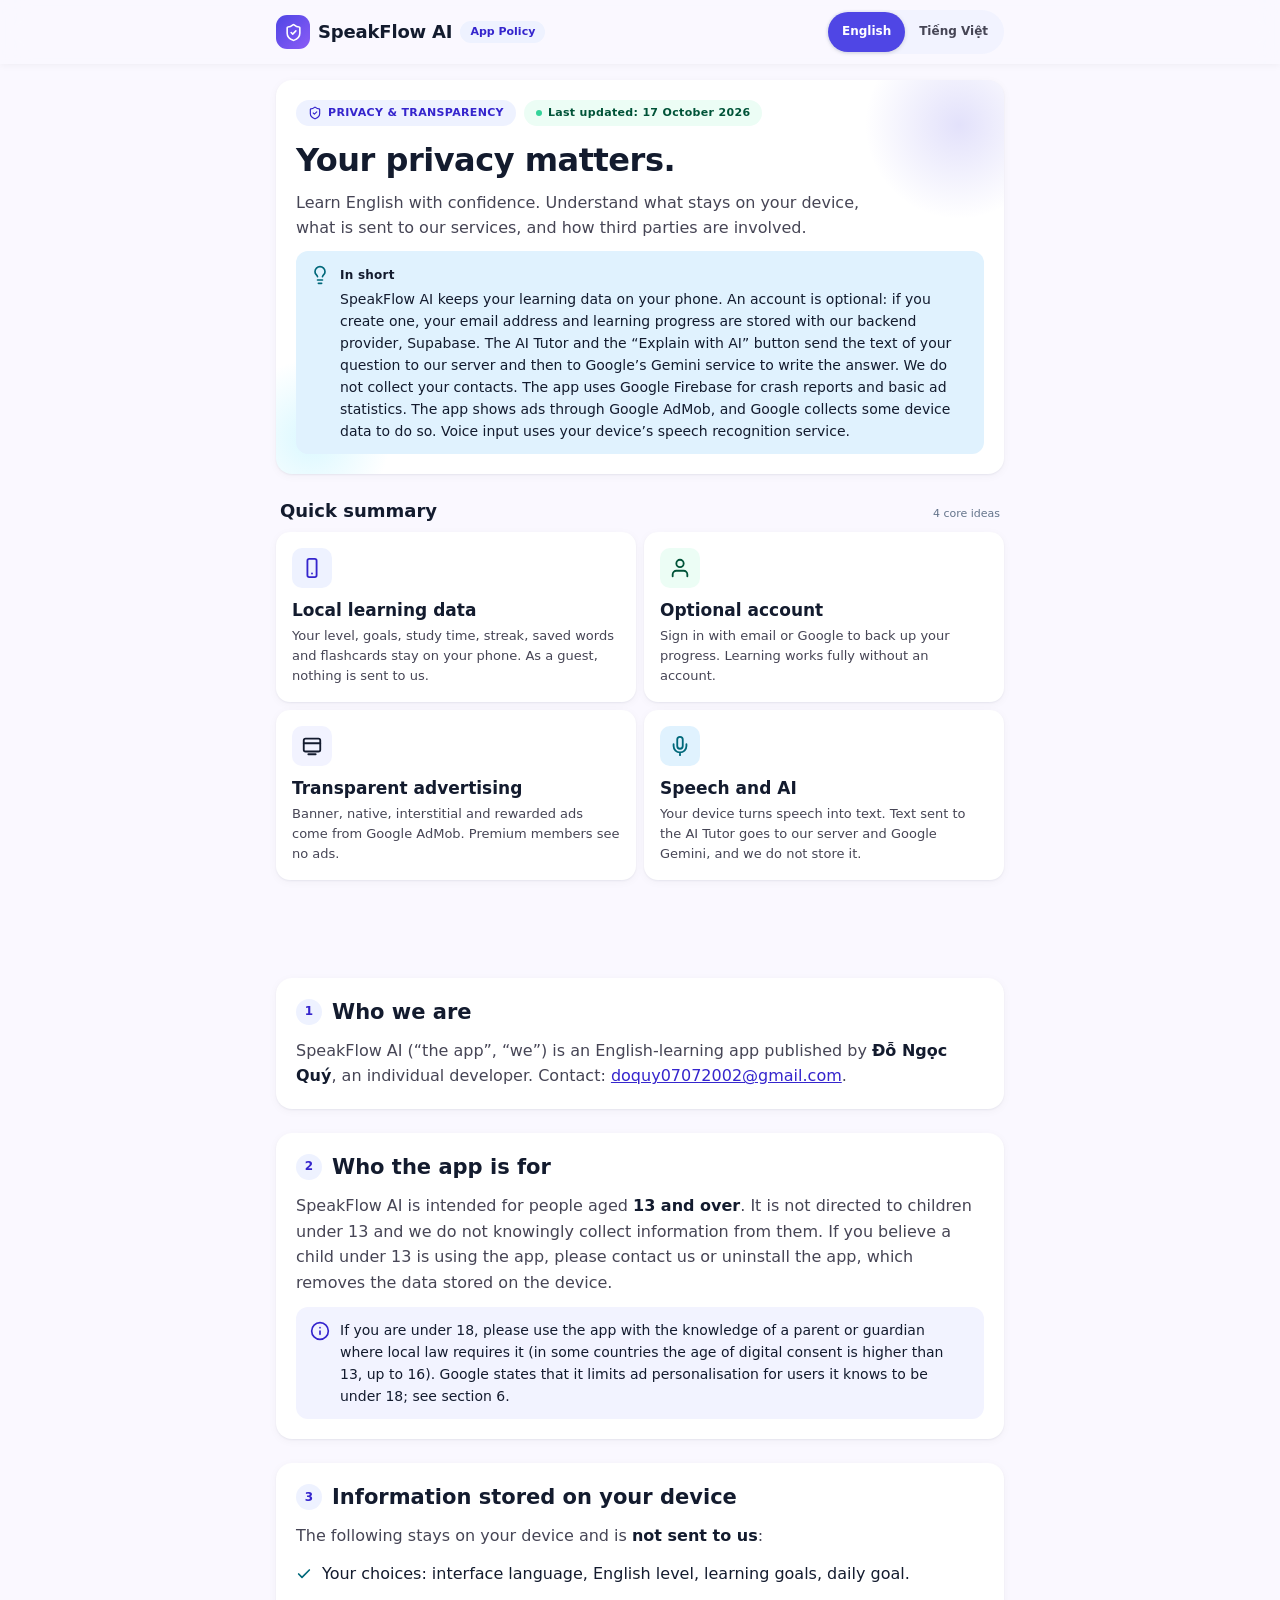
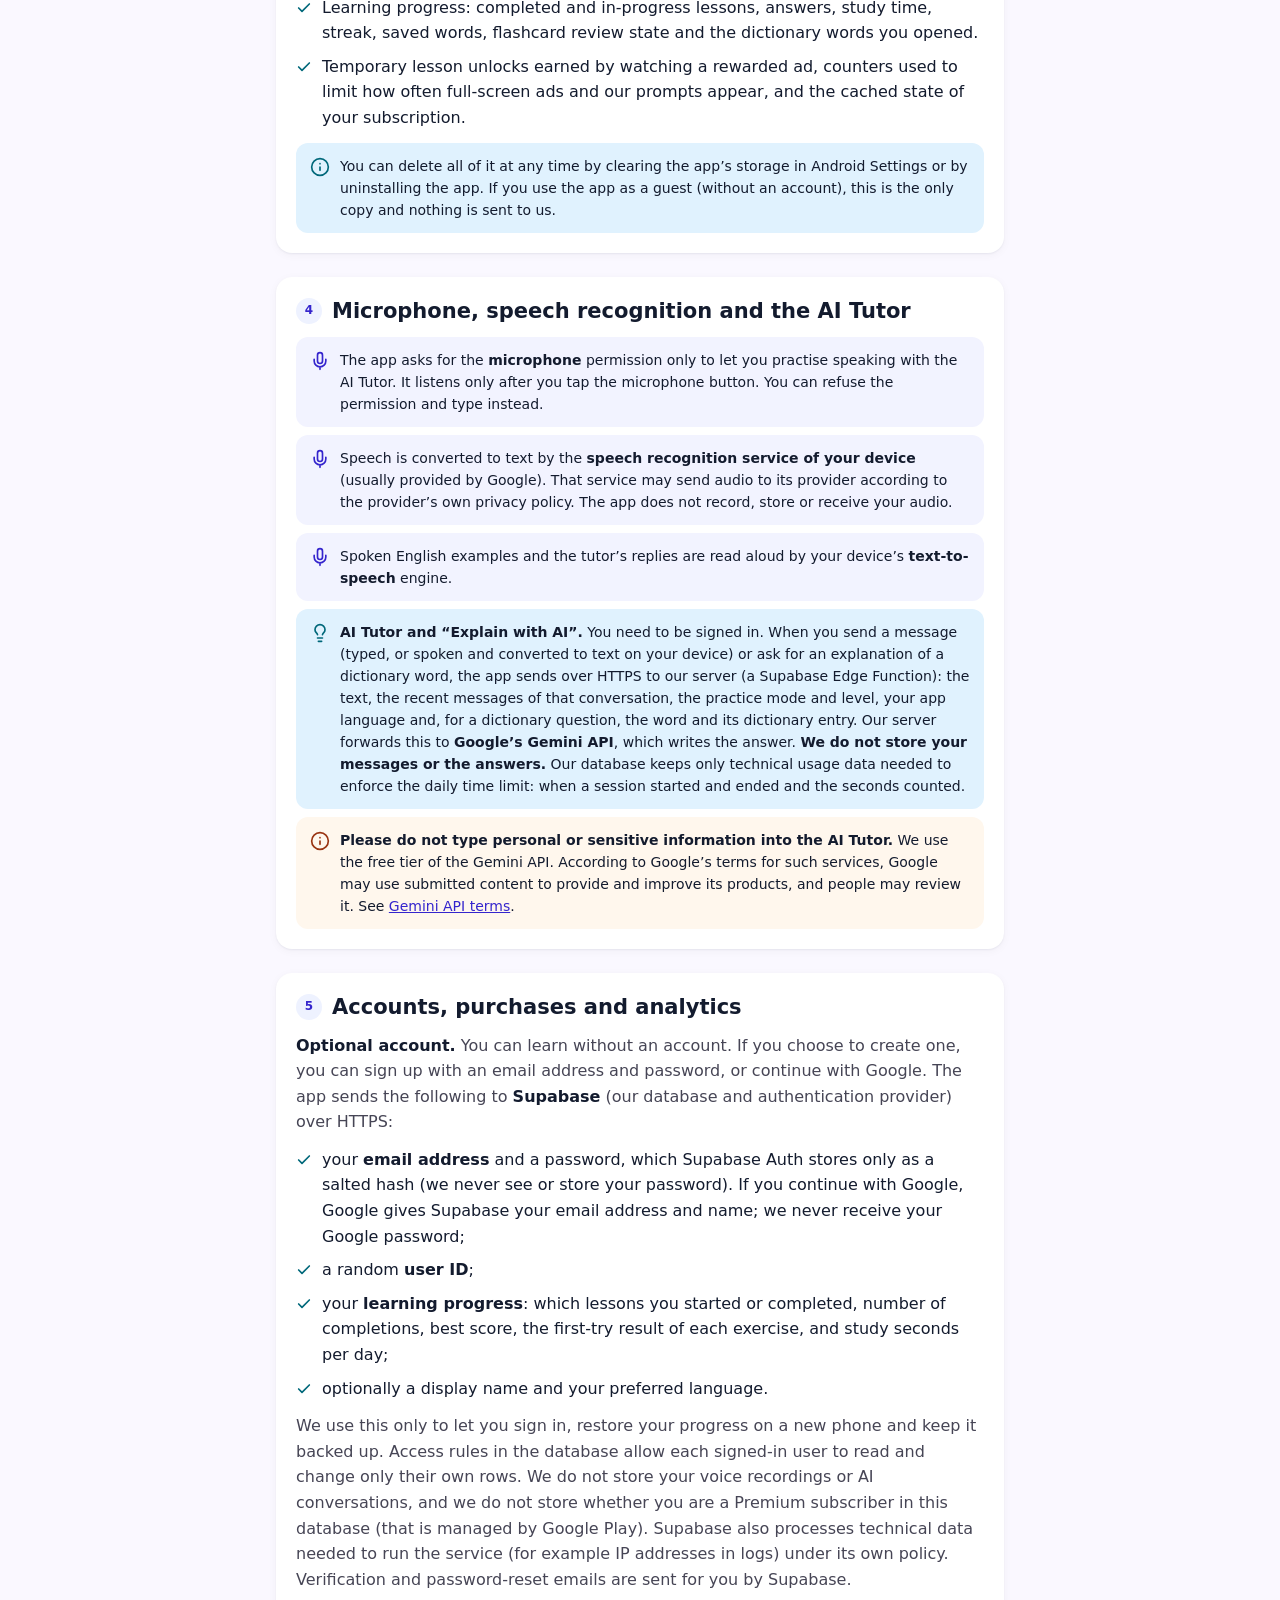
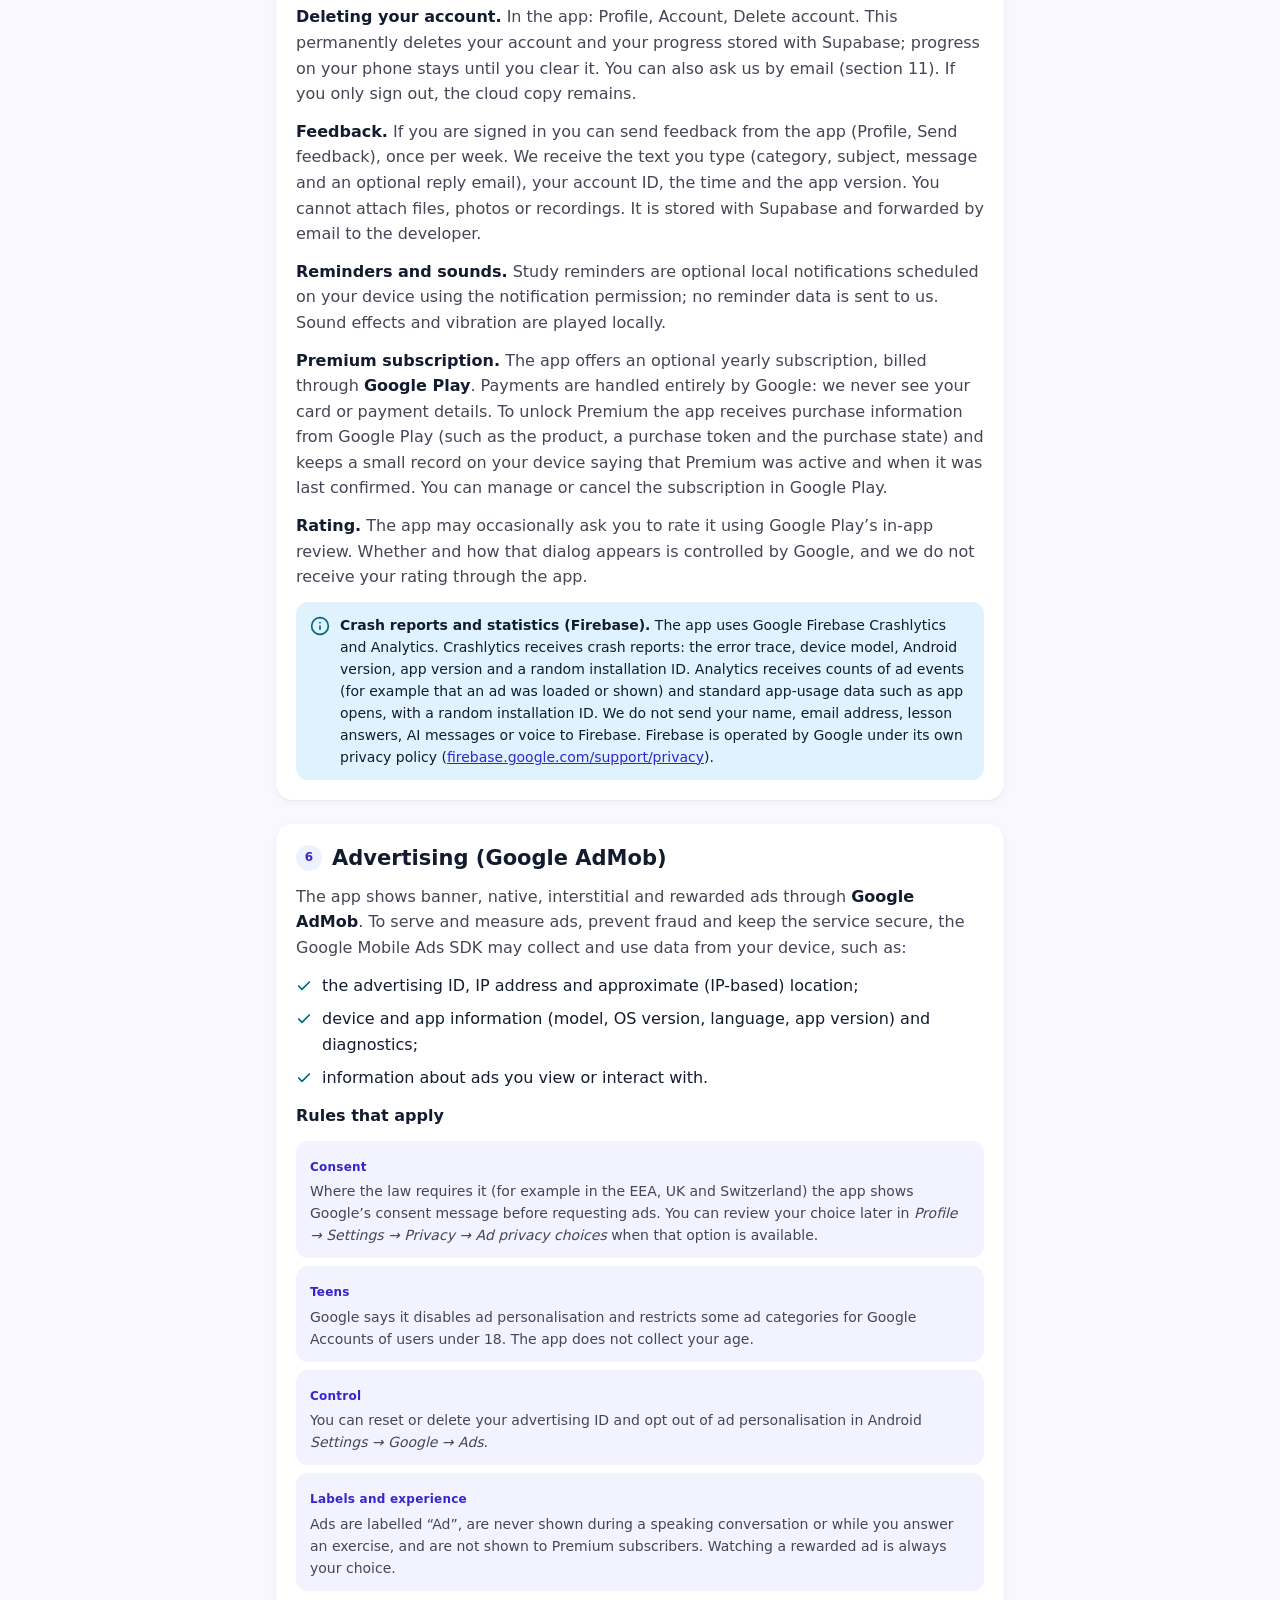
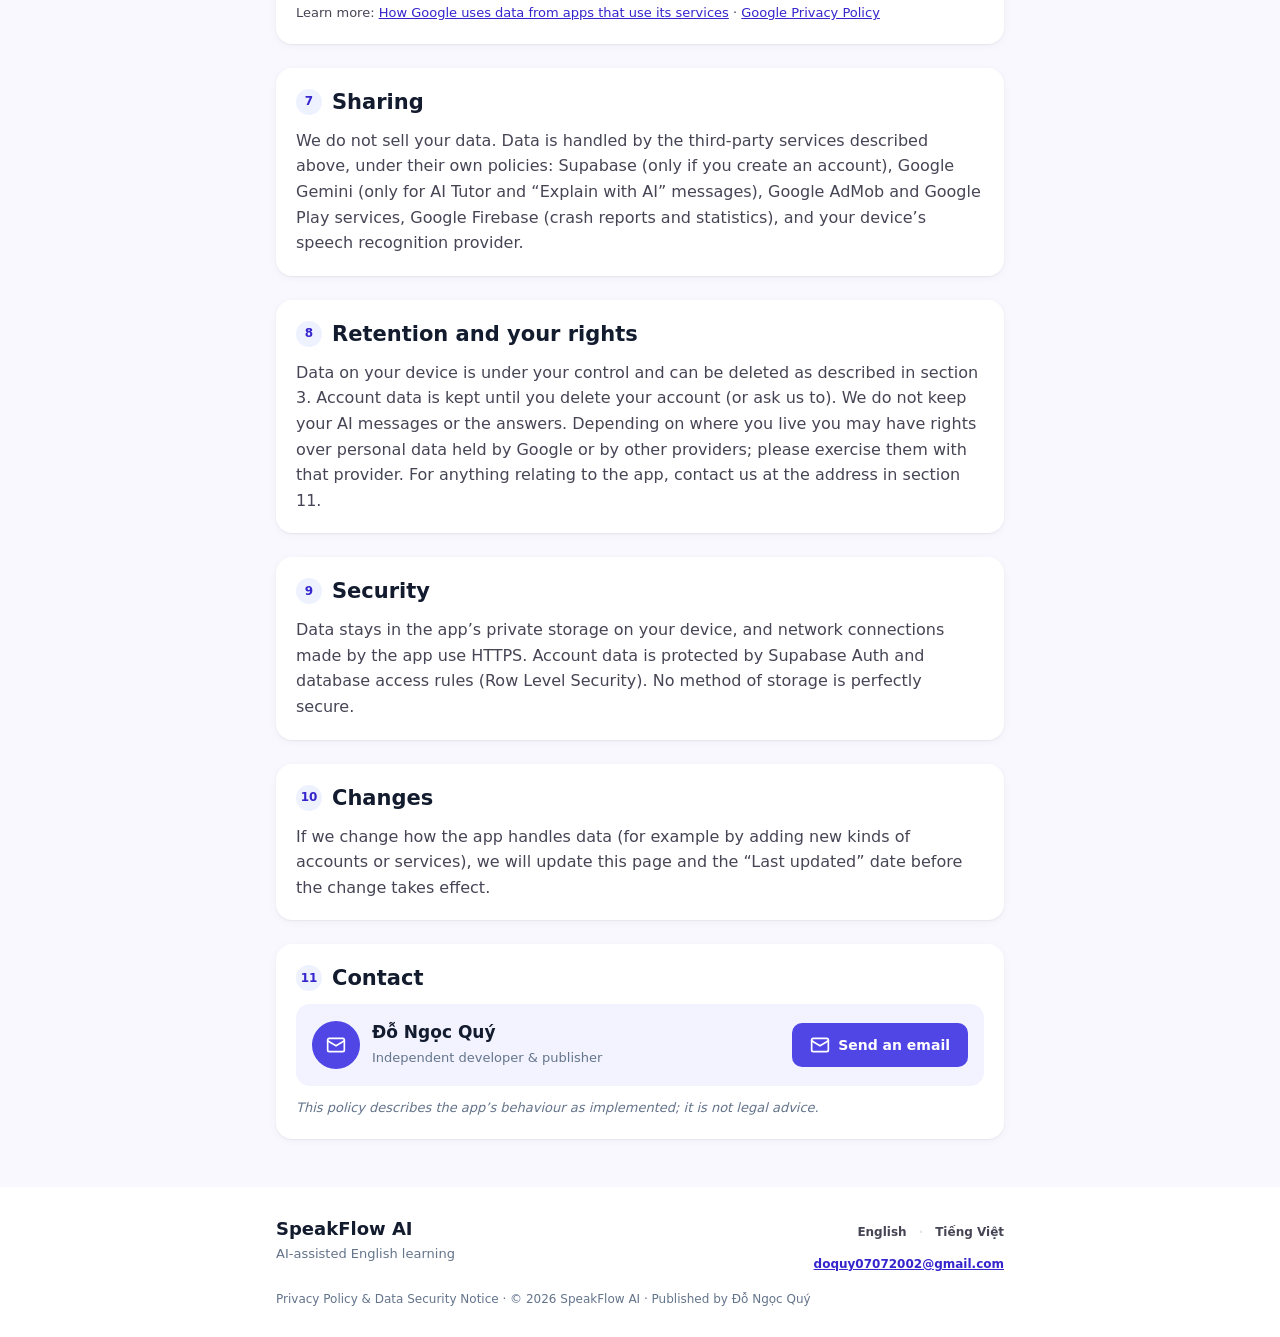
<file: index.html>
<!doctype html>
<html lang="en">
<head>
<meta charset="utf-8">
<meta name="viewport" content="width=device-width, initial-scale=1, viewport-fit=cover">
<title>SpeakFlow AI – Privacy Policy</title>
<meta name="description" content="Privacy Policy for the SpeakFlow AI English learning app.">
<meta name="theme-color" content="#faf8ff">
<link rel="stylesheet" href="site.css">
</head>
<body>
<header class="top"><div class="bar">
  <a class="brand" href="index.html"><span class="logo"><svg class="ic" viewBox="0 0 24 24" aria-hidden="true"><path d="M20 13c0 5-3.5 7.5-7.66 8.95a1 1 0 0 1-.67-.01C7.5 20.5 4 18 4 13V6a1 1 0 0 1 1-1c2 0 4.5-1.2 6.24-2.72a1.17 1.17 0 0 1 1.52 0C14.51 3.81 17 5 19 5a1 1 0 0 1 1 1z"/><path d="m9 12 2 2 4-4"/></svg></span><b>SpeakFlow AI</b><span class="pill">App Policy</span></a>
  <nav class="seg" aria-label="Language"><a href="#" aria-current="page">English</a><a href="vi.html" hreflang="vi">Tiếng Việt</a></nav>
</div></header>
<main>
<section class="hero">
  <div class="tags"><span class="tag t1"><svg class="ic" viewBox="0 0 24 24" aria-hidden="true"><path d="M20 13c0 5-3.5 7.5-7.66 8.95a1 1 0 0 1-.67-.01C7.5 20.5 4 18 4 13V6a1 1 0 0 1 1-1c2 0 4.5-1.2 6.24-2.72a1.17 1.17 0 0 1 1.52 0C14.51 3.81 17 5 19 5a1 1 0 0 1 1 1z"/><path d="m9 12 2 2 4-4"/></svg>PRIVACY &amp; TRANSPARENCY</span><span class="tag t2"><i></i>Last updated: 17 October 2026</span></div>
  <h1>Your privacy matters.</h1>
  <p class="lead">Learn English with confidence. Understand what stays on your device, what is sent to our services, and how third parties are involved.</p>
  <div class="note cyan"><svg class="ic" viewBox="0 0 24 24" aria-hidden="true"><path d="M15 14c.2-1 .7-1.7 1.5-2.5 1-.9 1.5-2.2 1.5-3.5A6 6 0 0 0 6 8c0 1 .2 2.2 1.5 3.5.7.7 1.3 1.5 1.5 2.5M9 18h6M10 22h4"/></svg><div><b>In short</b><p>SpeakFlow AI keeps your learning data on your phone. An account is optional: if you create one, your email address and learning progress are stored with our backend provider, Supabase. The AI Tutor and the “Explain with AI” button send the text of your question to our server and then to Google’s Gemini service to write the answer. We do not collect your contacts. The app uses Google Firebase for crash reports and basic ad statistics. The app shows ads through Google AdMob, and Google collects some device data to do so. Voice input uses your device’s speech recognition service.</p></div></div>
</section>
<section>
  <div class="row"><h2 class="st">Quick summary</h2><span class="muted">4 core ideas</span></div>
  <div class="grid"><div class="card"><span class="chip c0"><svg class="ic" viewBox="0 0 24 24" aria-hidden="true"><rect x="7" y="2" width="10" height="20" rx="2"/><path d="M12 18h.01"/></svg></span><h3>Local learning data</h3><p>Your level, goals, study time, streak, saved words and flashcards stay on your phone. As a guest, nothing is sent to us.</p></div><div class="card"><span class="chip c1"><svg class="ic" viewBox="0 0 24 24" aria-hidden="true"><path d="M20 21v-2a4 4 0 0 0-4-4H8a4 4 0 0 0-4 4v2"/><circle cx="12" cy="7" r="4"/></svg></span><h3>Optional account</h3><p>Sign in with email or Google to back up your progress. Learning works fully without an account.</p></div><div class="card"><span class="chip c2"><svg class="ic" viewBox="0 0 24 24" aria-hidden="true"><rect x="3" y="4" width="18" height="14" rx="2"/><path d="M3 9h18M8 21h8"/></svg></span><h3>Transparent advertising</h3><p>Banner, native, interstitial and rewarded ads come from Google AdMob. Premium members see no ads.</p></div><div class="card"><span class="chip c3"><svg class="ic" viewBox="0 0 24 24" aria-hidden="true"><path d="M12 2a3 3 0 0 0-3 3v7a3 3 0 0 0 6 0V5a3 3 0 0 0-3-3Z"/><path d="M19 10v2a7 7 0 0 1-14 0v-2M12 19v3"/></svg></span><h3>Speech and AI</h3><p>Your device turns speech into text. Text sent to the AI Tutor goes to our server and Google Gemini, and we do not store it.</p></div></div>
</section>
<nav class="toc" aria-label="Sections"><span>Sections:</span><a href="#s1">1. Who we are</a><a href="#s2">2. Who the app is for</a><a href="#s3">3. On your device</a><a href="#s4">4. Microphone &amp; AI Tutor</a><a href="#s5">5. Accounts &amp; purchases</a><a href="#s6">6. Advertising</a><a href="#s7">7. Sharing</a><a href="#s8">8. Retention &amp; rights</a><a href="#s9">9. Security</a><a href="#s10">10. Changes</a><a href="#s11">11. Contact</a></nav>
<article class="sec" id="s1"><div class="sh"><span class="num">1</span><h2>Who we are</h2></div><p>SpeakFlow AI (“the app”, “we”) is an English-learning app published by <strong>Đỗ Ngọc Quý</strong>, an individual developer. Contact: <a href="mailto:doquy07072002@gmail.com">doquy07072002@gmail.com</a>.</p></article><article class="sec" id="s2"><div class="sh"><span class="num">2</span><h2>Who the app is for</h2></div><p>SpeakFlow AI is intended for people aged <strong>13 and over</strong>. It is not directed to children under 13 and we do not knowingly collect information from them. If you believe a child under 13 is using the app, please contact us or uninstall the app, which removes the data stored on the device.</p><div class="note soft"><svg class="ic" viewBox="0 0 24 24" aria-hidden="true"><circle cx="12" cy="12" r="10"/><path d="M12 16v-4M12 8h.01"/></svg><div>If you are under 18, please use the app with the knowledge of a parent or guardian where local law requires it (in some countries the age of digital consent is higher than 13, up to 16). Google states that it limits ad personalisation for users it knows to be under 18; see section 6.</div></div></article><article class="sec" id="s3"><div class="sh"><span class="num">3</span><h2>Information stored on your device</h2></div><p>The following stays on your device and is <strong>not sent to us</strong>:</p><ul class="tick"><li><svg class="tk" viewBox="0 0 24 24" aria-hidden="true"><path d="M20 6 9 17l-5-5"/></svg><span>Your choices: interface language, English level, learning goals, daily goal.</span></li><li><svg class="tk" viewBox="0 0 24 24" aria-hidden="true"><path d="M20 6 9 17l-5-5"/></svg><span>Learning progress: completed and in-progress lessons, answers, study time, streak, saved words, flashcard review state and the dictionary words you opened.</span></li><li><svg class="tk" viewBox="0 0 24 24" aria-hidden="true"><path d="M20 6 9 17l-5-5"/></svg><span>Temporary lesson unlocks earned by watching a rewarded ad, counters used to limit how often full-screen ads and our prompts appear, and the cached state of your subscription.</span></li></ul><div class="note tint"><svg class="ic" viewBox="0 0 24 24" aria-hidden="true"><circle cx="12" cy="12" r="10"/><path d="M12 16v-4M12 8h.01"/></svg><div>You can delete all of it at any time by clearing the app’s storage in Android Settings or by uninstalling the app. If you use the app as a guest (without an account), this is the only copy and nothing is sent to us.</div></div></article><article class="sec" id="s4"><div class="sh"><span class="num">4</span><h2>Microphone, speech recognition and the AI Tutor</h2></div><div class="stack"><div class="note soft"><svg class="ic" viewBox="0 0 24 24" aria-hidden="true"><path d="M12 2a3 3 0 0 0-3 3v7a3 3 0 0 0 6 0V5a3 3 0 0 0-3-3Z"/><path d="M19 10v2a7 7 0 0 1-14 0v-2M12 19v3"/></svg><div>The app asks for the <strong>microphone</strong> permission only to let you practise speaking with the AI Tutor. It listens only after you tap the microphone button. You can refuse the permission and type instead.</div></div><div class="note soft"><svg class="ic" viewBox="0 0 24 24" aria-hidden="true"><path d="M12 2a3 3 0 0 0-3 3v7a3 3 0 0 0 6 0V5a3 3 0 0 0-3-3Z"/><path d="M19 10v2a7 7 0 0 1-14 0v-2M12 19v3"/></svg><div>Speech is converted to text by the <strong>speech recognition service of your device</strong> (usually provided by Google). That service may send audio to its provider according to the provider’s own privacy policy. The app does not record, store or receive your audio.</div></div><div class="note soft"><svg class="ic" viewBox="0 0 24 24" aria-hidden="true"><path d="M12 2a3 3 0 0 0-3 3v7a3 3 0 0 0 6 0V5a3 3 0 0 0-3-3Z"/><path d="M19 10v2a7 7 0 0 1-14 0v-2M12 19v3"/></svg><div>Spoken English examples and the tutor’s replies are read aloud by your device’s <strong>text-to-speech</strong> engine.</div></div><div class="note tint"><svg class="ic" viewBox="0 0 24 24" aria-hidden="true"><path d="M15 14c.2-1 .7-1.7 1.5-2.5 1-.9 1.5-2.2 1.5-3.5A6 6 0 0 0 6 8c0 1 .2 2.2 1.5 3.5.7.7 1.3 1.5 1.5 2.5M9 18h6M10 22h4"/></svg><div><strong>AI Tutor and “Explain with AI”.</strong> You need to be signed in. When you send a message (typed, or spoken and converted to text on your device) or ask for an explanation of a dictionary word, the app sends over HTTPS to our server (a Supabase Edge Function): the text, the recent messages of that conversation, the practice mode and level, your app language and, for a dictionary question, the word and its dictionary entry. Our server forwards this to <strong>Google’s Gemini API</strong>, which writes the answer. <strong>We do not store your messages or the answers.</strong> Our database keeps only technical usage data needed to enforce the daily time limit: when a session started and ended and the seconds counted.</div></div><div class="note warn"><svg class="ic" viewBox="0 0 24 24" aria-hidden="true"><circle cx="12" cy="12" r="10"/><path d="M12 16v-4M12 8h.01"/></svg><div><strong>Please do not type personal or sensitive information into the AI Tutor.</strong> We use the free tier of the Gemini API. According to Google’s terms for such services, Google may use submitted content to provide and improve its products, and people may review it. See <a href="https://ai.google.dev/gemini-api/terms" rel="noopener noreferrer" target="_blank">Gemini API terms</a>.</div></div></div></article><article class="sec" id="s5"><div class="sh"><span class="num">5</span><h2>Accounts, purchases and analytics</h2></div><p><strong>Optional account.</strong> You can learn without an account. If you choose to create one, you can sign up with an email address and password, or continue with Google. The app sends the following to <strong>Supabase</strong> (our database and authentication provider) over HTTPS:</p><ul class="tick"><li><svg class="tk" viewBox="0 0 24 24" aria-hidden="true"><path d="M20 6 9 17l-5-5"/></svg><span>your <strong>email address</strong> and a password, which Supabase Auth stores only as a salted hash (we never see or store your password). If you continue with Google, Google gives Supabase your email address and name; we never receive your Google password;</span></li><li><svg class="tk" viewBox="0 0 24 24" aria-hidden="true"><path d="M20 6 9 17l-5-5"/></svg><span>a random <strong>user ID</strong>;</span></li><li><svg class="tk" viewBox="0 0 24 24" aria-hidden="true"><path d="M20 6 9 17l-5-5"/></svg><span>your <strong>learning progress</strong>: which lessons you started or completed, number of completions, best score, the first-try result of each exercise, and study seconds per day;</span></li><li><svg class="tk" viewBox="0 0 24 24" aria-hidden="true"><path d="M20 6 9 17l-5-5"/></svg><span>optionally a display name and your preferred language.</span></li></ul><p>We use this only to let you sign in, restore your progress on a new phone and keep it backed up. Access rules in the database allow each signed-in user to read and change only their own rows. We do not store your voice recordings or AI conversations, and we do not store whether you are a Premium subscriber in this database (that is managed by Google Play). Supabase also processes technical data needed to run the service (for example IP addresses in logs) under its own policy. Verification and password-reset emails are sent for you by Supabase.</p><p><strong>Deleting your account.</strong> In the app: Profile, Account, Delete account. This permanently deletes your account and your progress stored with Supabase; progress on your phone stays until you clear it. You can also ask us by email (section 11). If you only sign out, the cloud copy remains.</p><p><strong>Feedback.</strong> If you are signed in you can send feedback from the app (Profile, Send feedback), once per week. We receive the text you type (category, subject, message and an optional reply email), your account ID, the time and the app version. You cannot attach files, photos or recordings. It is stored with Supabase and forwarded by email to the developer.</p><p><strong>Reminders and sounds.</strong> Study reminders are optional local notifications scheduled on your device using the notification permission; no reminder data is sent to us. Sound effects and vibration are played locally.</p><p><strong>Premium subscription.</strong> The app offers an optional yearly subscription, billed through <strong>Google Play</strong>. Payments are handled entirely by Google: we never see your card or payment details. To unlock Premium the app receives purchase information from Google Play (such as the product, a purchase token and the purchase state) and keeps a small record on your device saying that Premium was active and when it was last confirmed. You can manage or cancel the subscription in Google Play.</p><p><strong>Rating.</strong> The app may occasionally ask you to rate it using Google Play’s in-app review. Whether and how that dialog appears is controlled by Google, and we do not receive your rating through the app.</p><div class="note tint"><svg class="ic" viewBox="0 0 24 24" aria-hidden="true"><circle cx="12" cy="12" r="10"/><path d="M12 16v-4M12 8h.01"/></svg><div><strong>Crash reports and statistics (Firebase).</strong> The app uses Google Firebase Crashlytics and Analytics. Crashlytics receives crash reports: the error trace, device model, Android version, app version and a random installation ID. Analytics receives counts of ad events (for example that an ad was loaded or shown) and standard app-usage data such as app opens, with a random installation ID. We do not send your name, email address, lesson answers, AI messages or voice to Firebase. Firebase is operated by Google under its own privacy policy (<a href="https://firebase.google.com/support/privacy" rel="noopener noreferrer" target="_blank">firebase.google.com/support/privacy</a>).</div></div></article><article class="sec" id="s6"><div class="sh"><span class="num">6</span><h2>Advertising (Google AdMob)</h2></div><p>The app shows banner, native, interstitial and rewarded ads through <strong>Google AdMob</strong>. To serve and measure ads, prevent fraud and keep the service secure, the Google Mobile Ads SDK may collect and use data from your device, such as:</p><ul class="tick"><li><svg class="tk" viewBox="0 0 24 24" aria-hidden="true"><path d="M20 6 9 17l-5-5"/></svg><span>the advertising ID, IP address and approximate (IP-based) location;</span></li><li><svg class="tk" viewBox="0 0 24 24" aria-hidden="true"><path d="M20 6 9 17l-5-5"/></svg><span>device and app information (model, OS version, language, app version) and diagnostics;</span></li><li><svg class="tk" viewBox="0 0 24 24" aria-hidden="true"><path d="M20 6 9 17l-5-5"/></svg><span>information about ads you view or interact with.</span></li></ul><p class="lbl">Rules that apply</p><div class="rules"><div class="rule"><b>Consent</b><p>Where the law requires it (for example in the EEA, UK and Switzerland) the app shows Google’s consent message before requesting ads. You can review your choice later in <em>Profile → Settings → Privacy → Ad privacy choices</em> when that option is available.</p></div><div class="rule"><b>Teens</b><p>Google says it disables ad personalisation and restricts some ad categories for Google Accounts of users under 18. The app does not collect your age.</p></div><div class="rule"><b>Control</b><p>You can reset or delete your advertising ID and opt out of ad personalisation in Android <em>Settings → Google → Ads</em>.</p></div><div class="rule"><b>Labels and experience</b><p>Ads are labelled “Ad”, are never shown during a speaking conversation or while you answer an exercise, and are not shown to Premium subscribers. Watching a rewarded ad is always your choice.</p></div></div><p class="links">Learn more: <a href="https://policies.google.com/technologies/partner-sites" rel="noopener noreferrer" target="_blank">How Google uses data from apps that use its services</a> · <a href="https://policies.google.com/privacy" rel="noopener noreferrer" target="_blank">Google Privacy Policy</a></p></article><article class="sec" id="s7"><div class="sh"><span class="num">7</span><h2>Sharing</h2></div><p>We do not sell your data. Data is handled by the third-party services described above, under their own policies: Supabase (only if you create an account), Google Gemini (only for AI Tutor and “Explain with AI” messages), Google AdMob and Google Play services, Google Firebase (crash reports and statistics), and your device’s speech recognition provider.</p></article><article class="sec" id="s8"><div class="sh"><span class="num">8</span><h2>Retention and your rights</h2></div><p>Data on your device is under your control and can be deleted as described in section 3. Account data is kept until you delete your account (or ask us to). We do not keep your AI messages or the answers. Depending on where you live you may have rights over personal data held by Google or by other providers; please exercise them with that provider. For anything relating to the app, contact us at the address in section 11.</p></article><article class="sec" id="s9"><div class="sh"><span class="num">9</span><h2>Security</h2></div><p>Data stays in the app’s private storage on your device, and network connections made by the app use HTTPS. Account data is protected by Supabase Auth and database access rules (Row Level Security). No method of storage is perfectly secure.</p></article><article class="sec" id="s10"><div class="sh"><span class="num">10</span><h2>Changes</h2></div><p>If we change how the app handles data (for example by adding new kinds of accounts or services), we will update this page and the “Last updated” date before the change takes effect.</p></article><article class="sec" id="s11"><div class="sh"><span class="num">11</span><h2>Contact</h2></div><div class="contact"><div class="who"><span class="av"><svg class="ic" viewBox="0 0 24 24" aria-hidden="true"><rect x="2" y="4" width="20" height="16" rx="2"/><path d="m22 7-10 6L2 7"/></svg></span><div><b>Đỗ Ngọc Quý</b><span>Independent developer &amp; publisher</span></div></div><a class="btn" href="mailto:doquy07072002@gmail.com"><svg class="ic" viewBox="0 0 24 24" aria-hidden="true"><rect x="2" y="4" width="20" height="16" rx="2"/><path d="m22 7-10 6L2 7"/></svg><span>Send an email</span></a></div><p class="legal">This policy describes the app’s behaviour as implemented; it is not legal advice.</p></article>
</main>
<footer><div class="fw">
  <div><b>SpeakFlow AI</b><p class="muted">AI-assisted English learning</p></div>
  <div class="fr"><nav class="fl"><a href="index.html">English</a><span>·</span><a href="vi.html">Tiếng Việt</a></nav><a class="em" href="mailto:doquy07072002@gmail.com">doquy07072002@gmail.com</a></div>
</div>
<p class="muted fine">Privacy Policy &amp; Data Security Notice · © 2026 SpeakFlow AI · Published by Đỗ Ngọc Quý</p></footer>
</body>
</html>
</file>
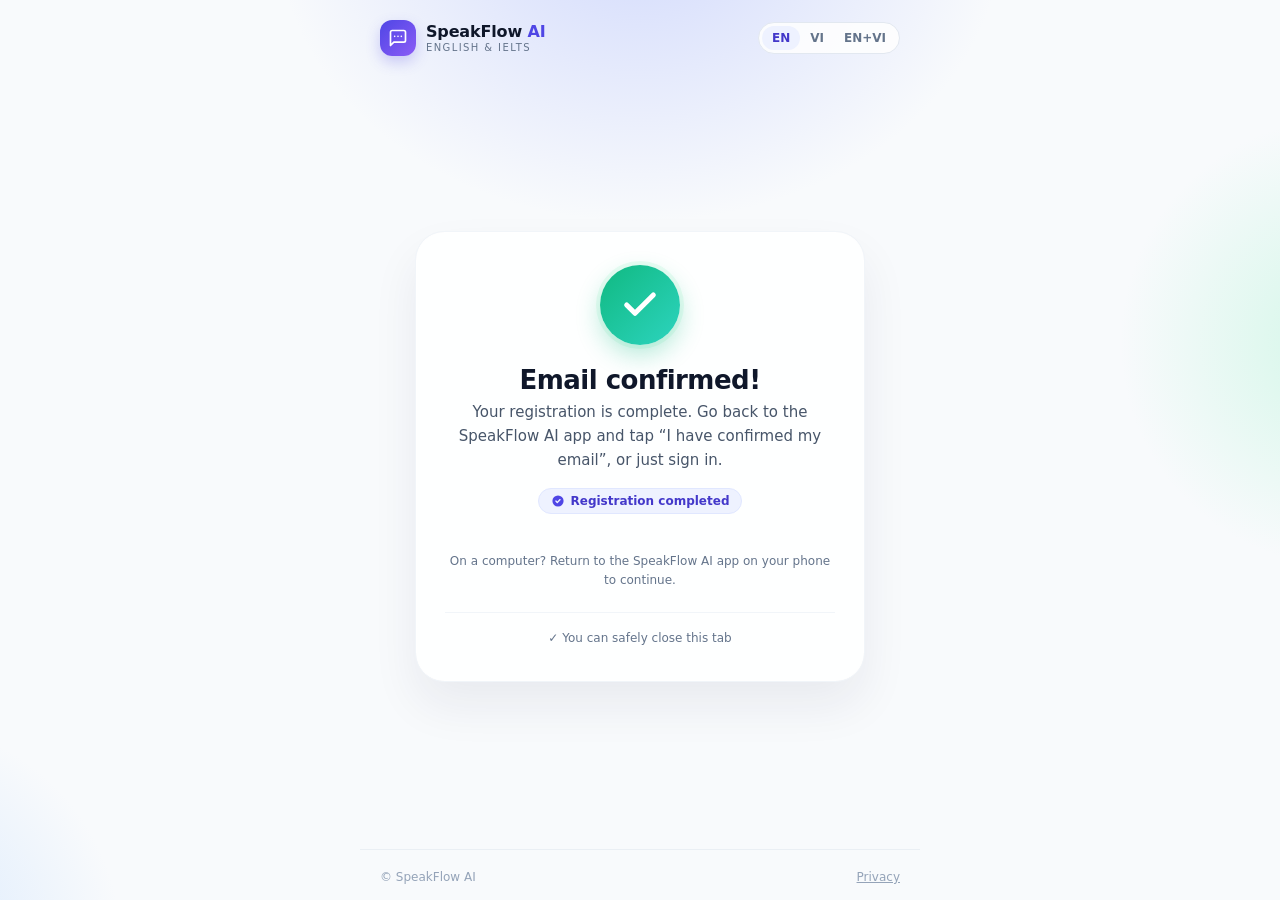
<file: verified.html>
<!doctype html>
<html lang="en">
<head>
<meta charset="utf-8">
<meta name="viewport" content="width=device-width, initial-scale=1">
<meta name="robots" content="noindex">
<title>SpeakFlow AI · Email confirmed</title>
<style>
  :root { --indigo: #4f46e5; --indigo-dark: #4338ca; --text: #0f172a; --muted: #64748b; --line: #e2e8f0; }
  * { box-sizing: border-box; }
  html, body { margin: 0; min-height: 100%; }
  body {
    font-family: system-ui, -apple-system, "Segoe UI", Roboto, "Noto Sans", sans-serif;
    color: var(--text); background: #f8fafc; display: flex; flex-direction: column; min-height: 100vh;
    background-image:
      radial-gradient(520px 420px at 50% -8%, rgba(165, 180, 252, .45), transparent 70%),
      radial-gradient(320px 320px at 105% 38%, rgba(167, 243, 208, .45), transparent 70%),
      radial-gradient(320px 320px at -8% 105%, rgba(191, 219, 254, .55), transparent 70%);
  }
  header, footer { width: 100%; max-width: 560px; margin: 0 auto; padding: 20px 20px 8px; display: flex; align-items: center; justify-content: space-between; gap: 12px; }
  .brand { display: flex; align-items: center; gap: 10px; text-decoration: none; color: inherit; }
  .logo { width: 36px; height: 36px; border-radius: 12px; background: linear-gradient(135deg, #4f46e5, #8b5cf6); display: grid; place-items: center; box-shadow: 0 6px 14px rgba(79, 70, 229, .25); }
  .logo svg { width: 20px; height: 20px; stroke: #fff; fill: none; stroke-width: 2; stroke-linecap: round; stroke-linejoin: round; }
  .brand b { display: block; font-size: 16px; line-height: 1.1; letter-spacing: -.01em; }
  .brand b span { color: var(--indigo); font-weight: 800; }
  .brand small { display: block; font-size: 10px; letter-spacing: .14em; text-transform: uppercase; color: var(--muted); margin-top: 2px; }
  .langs { display: flex; background: rgba(255, 255, 255, .85); border: 1px solid var(--line); border-radius: 999px; padding: 3px; font-size: 12px; font-weight: 600; }
  .langs button { border: 0; background: none; color: var(--muted); padding: 5px 10px; border-radius: 999px; cursor: pointer; font: inherit; }
  .langs button[aria-pressed="true"] { background: #eef2ff; color: #4338ca; font-weight: 700; }
  main { flex: 1; display: grid; place-items: center; padding: 24px 16px; }
  .card { width: 100%; max-width: 448px; background: rgba(255, 255, 255, .92); border: 1px solid #fff; outline: 1px solid #f1f5f9; border-radius: 28px; padding: 32px 28px; text-align: center; box-shadow: 0 24px 48px rgba(30, 27, 75, .07); position: relative; }
  .badge { width: 80px; height: 80px; border-radius: 50%; margin: 0 auto 20px; display: grid; place-items: center; color: #fff; position: relative;
    background: linear-gradient(135deg, #10b981, #2dd4bf); box-shadow: 0 10px 24px rgba(16, 185, 129, .3), 0 0 0 4px #ecfdf5; animation: pop .5s cubic-bezier(.16, 1, .3, 1) both; }
  .badge.warn { background: linear-gradient(135deg, #f59e0b, #fb923c); box-shadow: 0 10px 24px rgba(245, 158, 11, .25), 0 0 0 4px #fffbeb; }
  .badge svg { width: 40px; height: 40px; fill: none; stroke: #fff; stroke-width: 3; stroke-linecap: round; stroke-linejoin: round; }
  .badge .tick { stroke-dasharray: 48; stroke-dashoffset: 48; animation: draw .65s cubic-bezier(.16, 1, .3, 1) .2s forwards; }
  h1 { font-size: 26px; line-height: 1.2; font-weight: 800; letter-spacing: -.02em; margin: 0 0 4px; }
  h2 { font-size: 20px; line-height: 1.25; font-weight: 700; letter-spacing: -.01em; margin: 0 0 14px; color: #1e293b; }
  p { color: #475569; font-size: 15px; line-height: 1.6; margin: 0 0 12px; }
  .pill { display: inline-flex; align-items: center; gap: 6px; white-space: nowrap; padding: 5px 12px; border-radius: 999px; background: #eef2ff; border: 1px solid #e0e7ff; color: #4338ca; font-size: 12px; font-weight: 600; margin: 4px 0 24px; }
  .pill svg { width: 14px; height: 14px; fill: #4f46e5; }
  .cta { display: flex; align-items: center; justify-content: center; gap: 10px; width: 100%; padding: 14px 24px; border-radius: 18px; background: var(--indigo); color: #fff; font-weight: 600; font-size: 16px; text-decoration: none; box-shadow: 0 10px 22px rgba(79, 70, 229, .28); }
  .cta:hover { background: var(--indigo-dark); }
  .cta svg { width: 20px; height: 20px; fill: none; stroke: #c7d2fe; stroke-width: 2.2; stroke-linecap: round; stroke-linejoin: round; }
  .helper { font-size: 12px; color: var(--muted); margin: 14px 0 0; }
  .foot { margin: 22px 0 0; padding-top: 16px; border-top: 1px solid #f1f5f9; font-size: 12px; font-weight: 500; color: var(--muted); }
  footer { font-size: 12px; color: #94a3b8; border-top: 1px solid rgba(226, 232, 240, .6); padding-bottom: 16px; flex-wrap: wrap; }
  footer a { color: #94a3b8; }
  [hidden] { display: none !important; }
  .vi-only, .en-only { display: block; }
  span.vi-only, span.en-only { display: inline; }
  body[data-lang="en"] .vi-only { display: none !important; }
  body[data-lang="vi"] .en-only { display: none !important; }
  @keyframes pop { from { transform: scale(.75); opacity: 0; } to { transform: scale(1); opacity: 1; } }
  @keyframes draw { from { stroke-dashoffset: 48; } to { stroke-dashoffset: 0; } }
  @media (prefers-reduced-motion: reduce) { .badge, .badge .tick { animation: none; stroke-dashoffset: 0; } }
</style>
</head>
<body data-lang="en">

<header>
  <a class="brand" href="index.html">
    <span class="logo"><svg viewBox="0 0 24 24" aria-hidden="true"><path d="M21 15a2 2 0 0 1-2 2H7l-4 4V5a2 2 0 0 1 2-2h14a2 2 0 0 1 2 2z"/><path d="M8 10h.01M12 10h.01M16 10h.01"/></svg></span>
    <span><b>SpeakFlow <span>AI</span></b><small>English &amp; IELTS</small></span>
  </a>
  <div class="langs" role="group" aria-label="Language">
    <button type="button" data-set="en" aria-pressed="true">EN</button>
    <button type="button" data-set="vi" aria-pressed="false">VI</button>
    <button type="button" data-set="both" aria-pressed="false" title="English + Tiếng Việt">EN+VI</button>
  </div>
</header>

<main>
  <section class="card" id="ok">
    <div class="badge"><svg viewBox="0 0 24 24" aria-hidden="true"><polyline class="tick" points="20 6 9 17 4 12"/></svg></div>
    <h1 class="en-only">Email confirmed!</h1>
    <h2 class="vi-only">Email đã được xác nhận thành công</h2>
    <p class="en-only">Your registration is complete. Go back to the SpeakFlow AI app and tap “I have confirmed my email”, or just sign in.</p>
    <p class="vi-only">Việc đăng ký đã hoàn tất. Hãy quay lại ứng dụng SpeakFlow AI và nhấn “Tôi đã xác nhận email”, hoặc đăng nhập như bình thường.</p>
    <span class="pill">
      <svg viewBox="0 0 20 20" aria-hidden="true"><path fill-rule="evenodd" d="M10 18a8 8 0 100-16 8 8 0 000 16zm3.7-9.3a1 1 0 00-1.4-1.4L9 10.6 7.7 9.3a1 1 0 00-1.4 1.4l2 2a1 1 0 001.4 0l4-4z" clip-rule="evenodd"/></svg>
      <span class="en-only">Registration completed</span><span class="vi-only">Đăng ký hoàn tất</span>
    </span>
    <a class="cta" id="openApp" href="#" hidden>
      <svg viewBox="0 0 24 24" aria-hidden="true"><rect x="5" y="2" width="14" height="20" rx="2"/><line x1="12" y1="18" x2="12.01" y2="18"/></svg>
      <span class="en-only">Open SpeakFlow AI</span><span class="vi-only">Mở ứng dụng SpeakFlow AI</span>
    </a>
    <p class="helper" id="computerHint" hidden>
      <span class="en-only">On a computer? Return to the SpeakFlow AI app on your phone to continue.</span>
      <span class="vi-only">Bạn đang dùng máy tính? Hãy mở lại app SpeakFlow AI trên điện thoại để tiếp tục.</span>
    </p>
    <p class="foot"><span class="en-only">✓ You can safely close this tab</span><span class="vi-only">✓ Bạn có thể đóng tab này</span></p>
  </section>

  <section class="card" id="problem" hidden>
    <div class="badge warn"><svg viewBox="0 0 24 24" aria-hidden="true"><circle cx="12" cy="12" r="10"/><line x1="12" y1="8" x2="12" y2="12"/><line x1="12" y1="16" x2="12.01" y2="16"/></svg></div>
    <h1 class="en-only">This link may have expired</h1>
    <h2 class="vi-only">Liên kết có thể đã hết hạn</h2>
    <p class="en-only">The link could not be used. It may have expired or already been used. Open the app to request a new email, or sign in if you already confirmed.</p>
    <p class="vi-only">Không dùng được liên kết này. Liên kết có thể đã hết hạn hoặc đã được dùng. Hãy mở ứng dụng để gửi lại email, hoặc đăng nhập nếu bạn đã xác nhận trước đó.</p>
    <p class="foot"><span class="en-only">Need help? Open the app and tap “Resend email”.</span><span class="vi-only">Cần hỗ trợ? Mở ứng dụng và chọn “Gửi lại email”.</span></p>
  </section>
</main>

<footer>
  <span>© SpeakFlow AI</span>
  <span><a href="index.html">Privacy</a></span>
</footer>

<script>
// Nothing on this page sends data anywhere. The sign-in details the confirmation link carries in the address (after the "#") are only
// handed to the app through its own link, so a tap on a phone signs the learner in; on a computer the button is hidden.
(function () {
  var body = document.body;
  var buttons = document.querySelectorAll('.langs button');
  function setLang(l) {
    body.setAttribute('data-lang', l === 'both' ? 'both' : l);
    document.documentElement.lang = l === 'vi' ? 'vi' : 'en';
    buttons.forEach(function (b) { b.setAttribute('aria-pressed', b.getAttribute('data-set') === l ? 'true' : 'false'); });
  }
  buttons.forEach(function (b) { b.addEventListener('click', function () { setLang(b.getAttribute('data-set')); }); });
  setLang(/^vi/i.test(navigator.language || '') ? 'vi' : 'en');

  var hash = window.location.hash || '';
  var query = window.location.search || '';
  if (/error=|error_code=|otp_expired/.test(hash + '&' + query)) {
    document.getElementById('ok').hidden = true;
    document.getElementById('problem').hidden = false;
    return;
  }
  if (/Android/i.test(navigator.userAgent)) {
    var link = document.getElementById('openApp');
    link.hidden = false;
    link.href = 'com.speakflow.learningenglish://login-callback/' + (/access_token=/.test(hash) ? hash : '');
  } else {
    document.getElementById('computerHint').hidden = false;
  }
})();
</script>
</body>
</html>
</file>
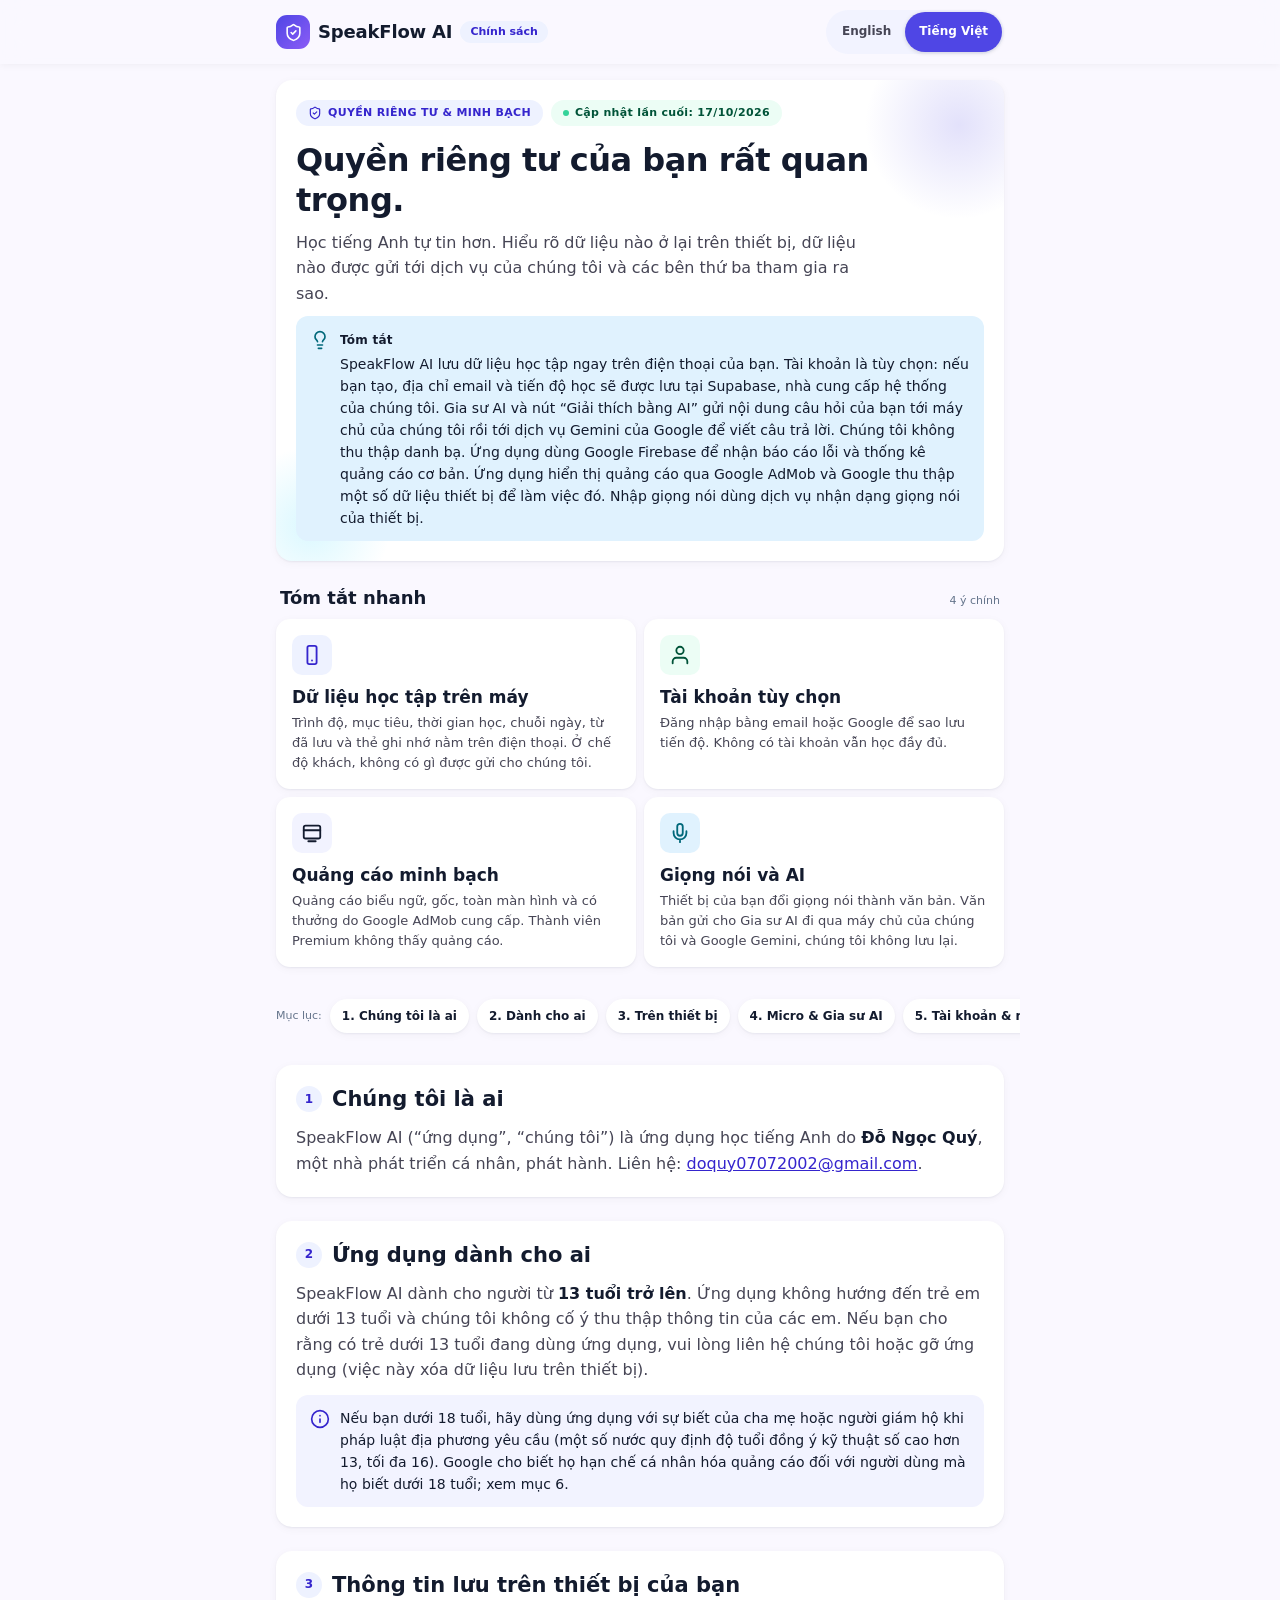
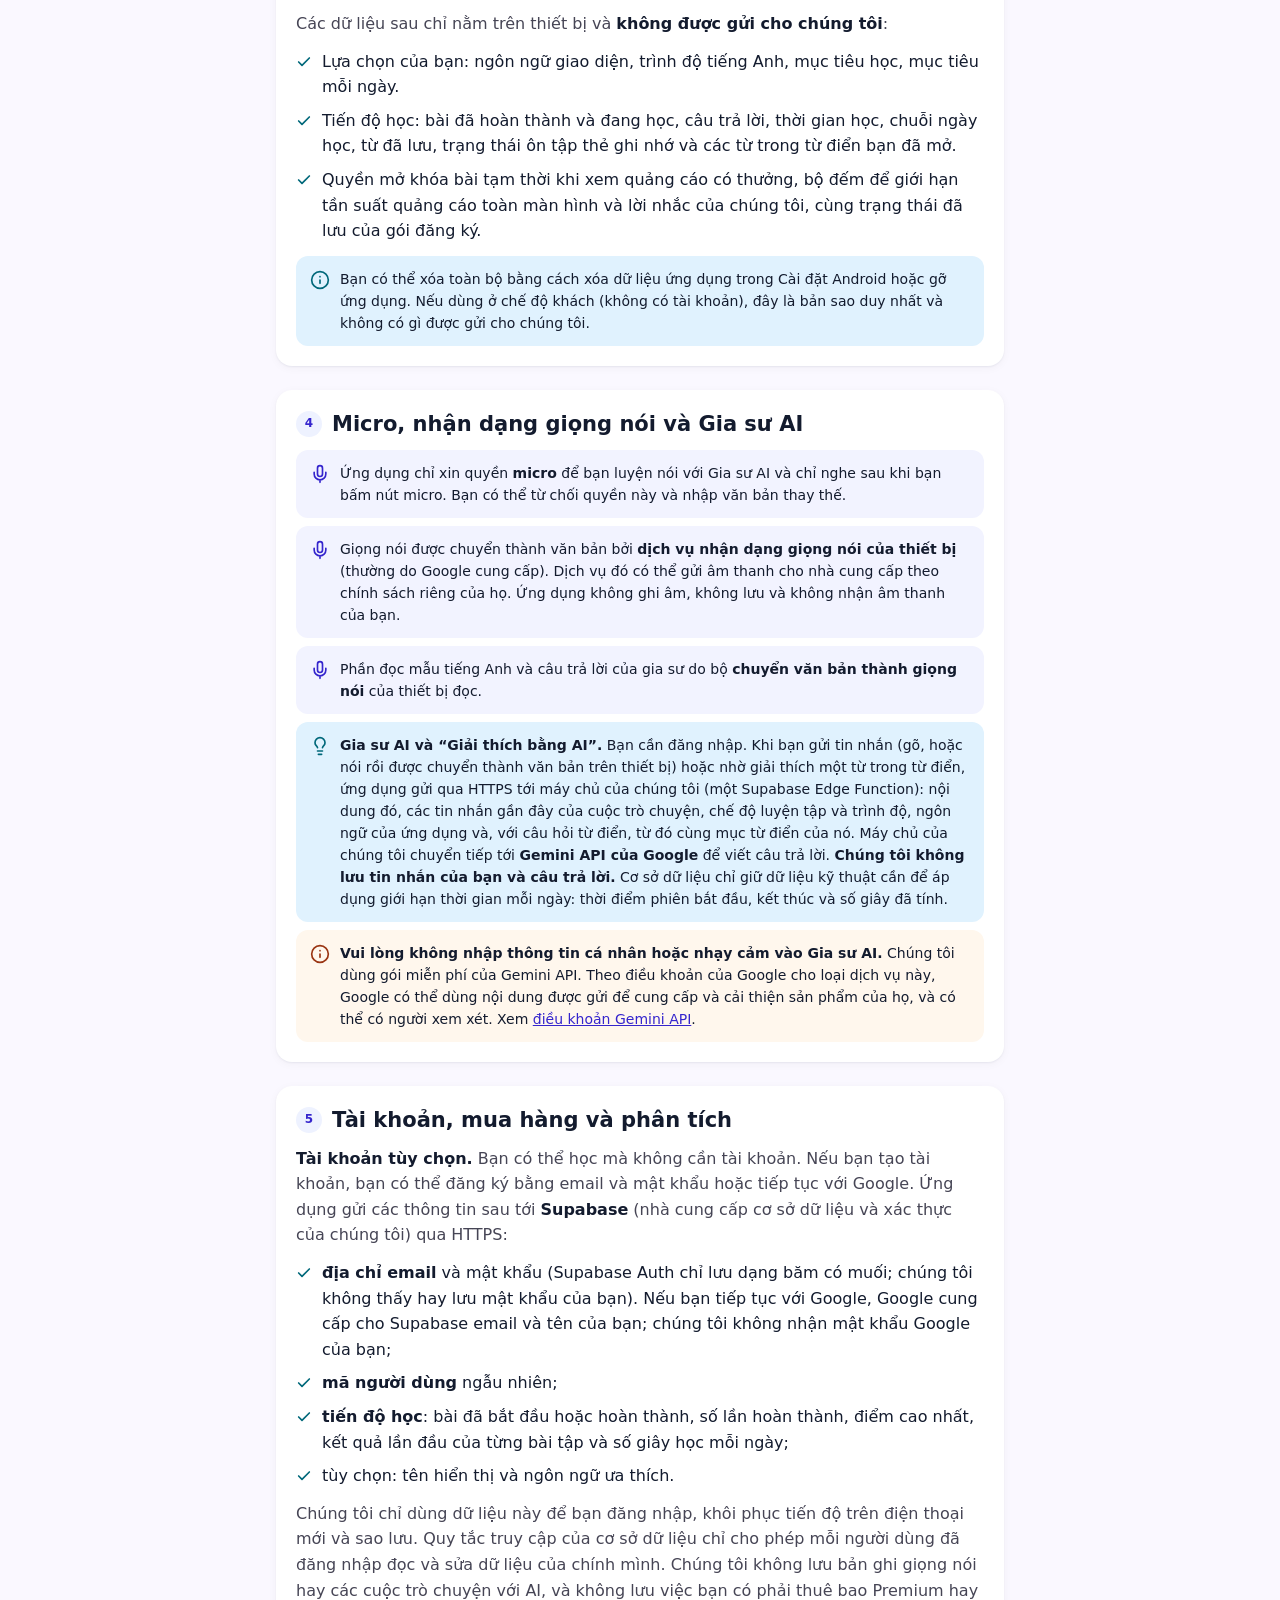
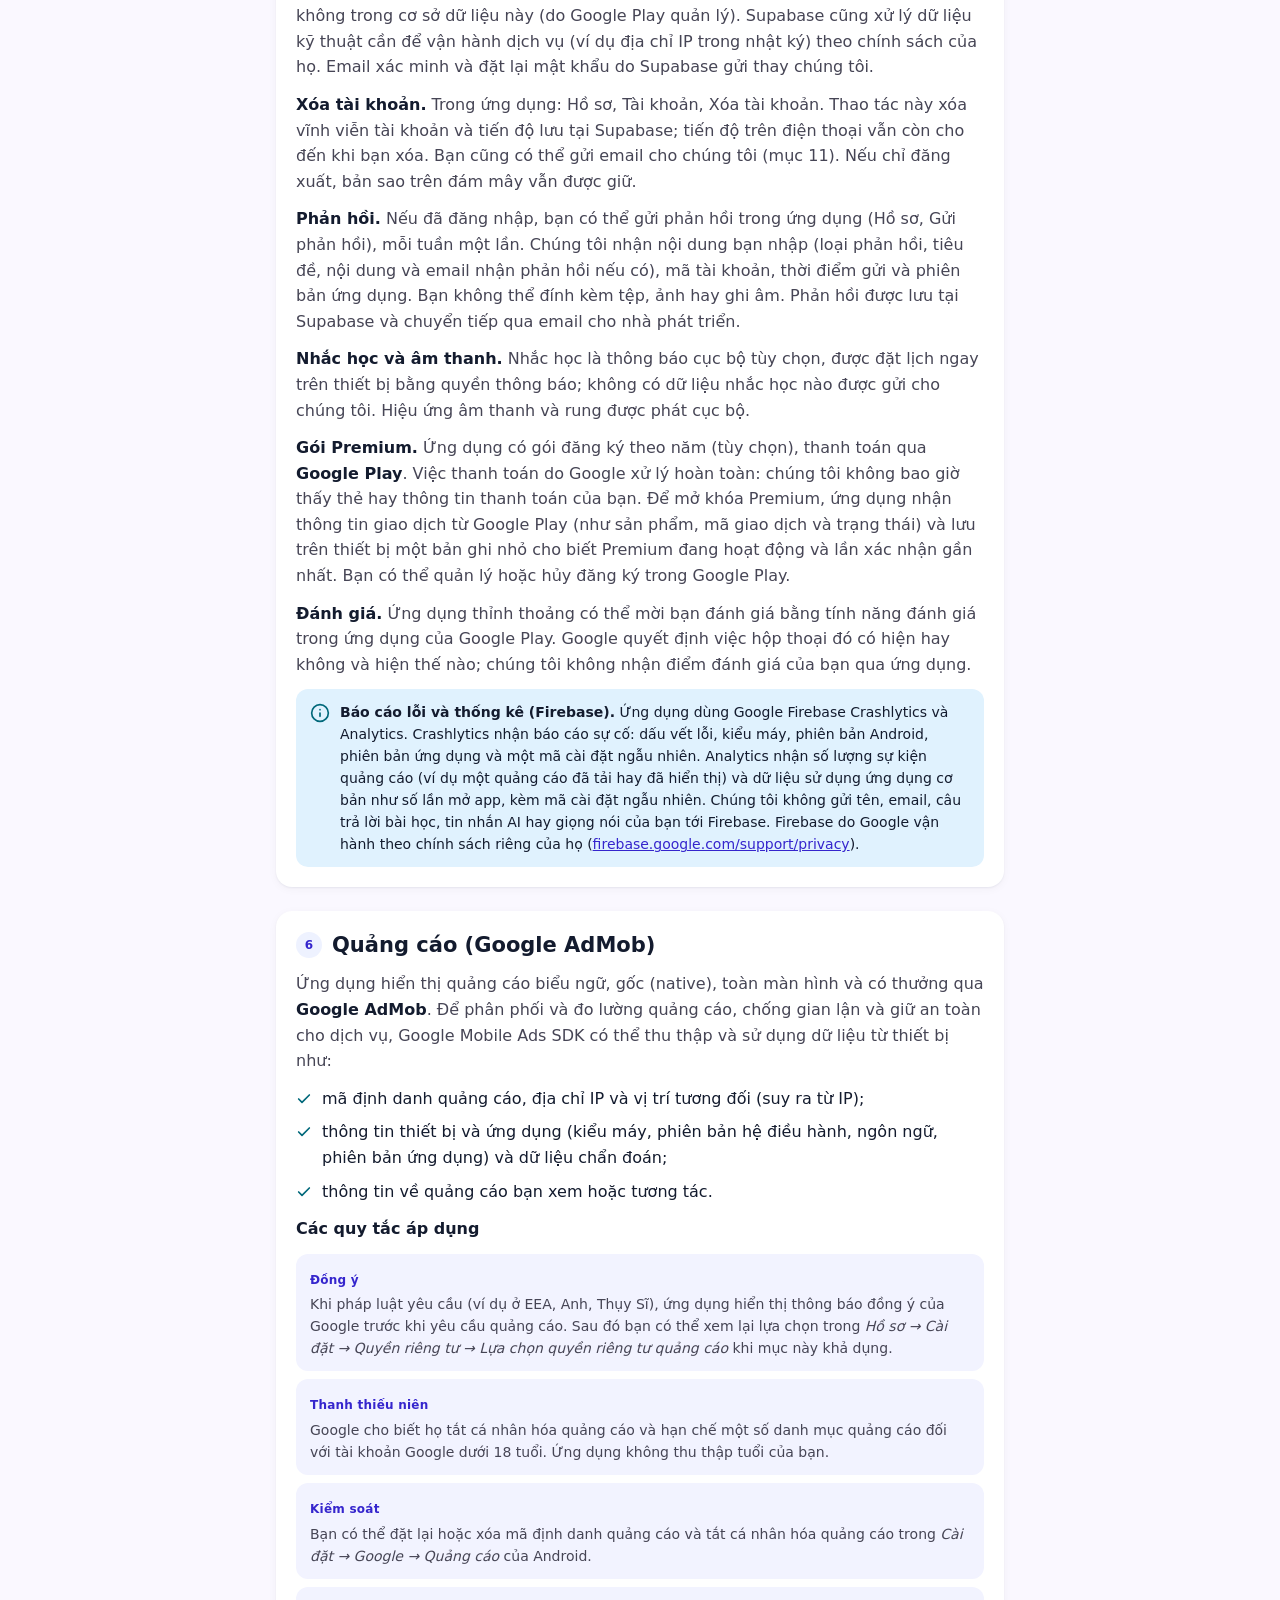
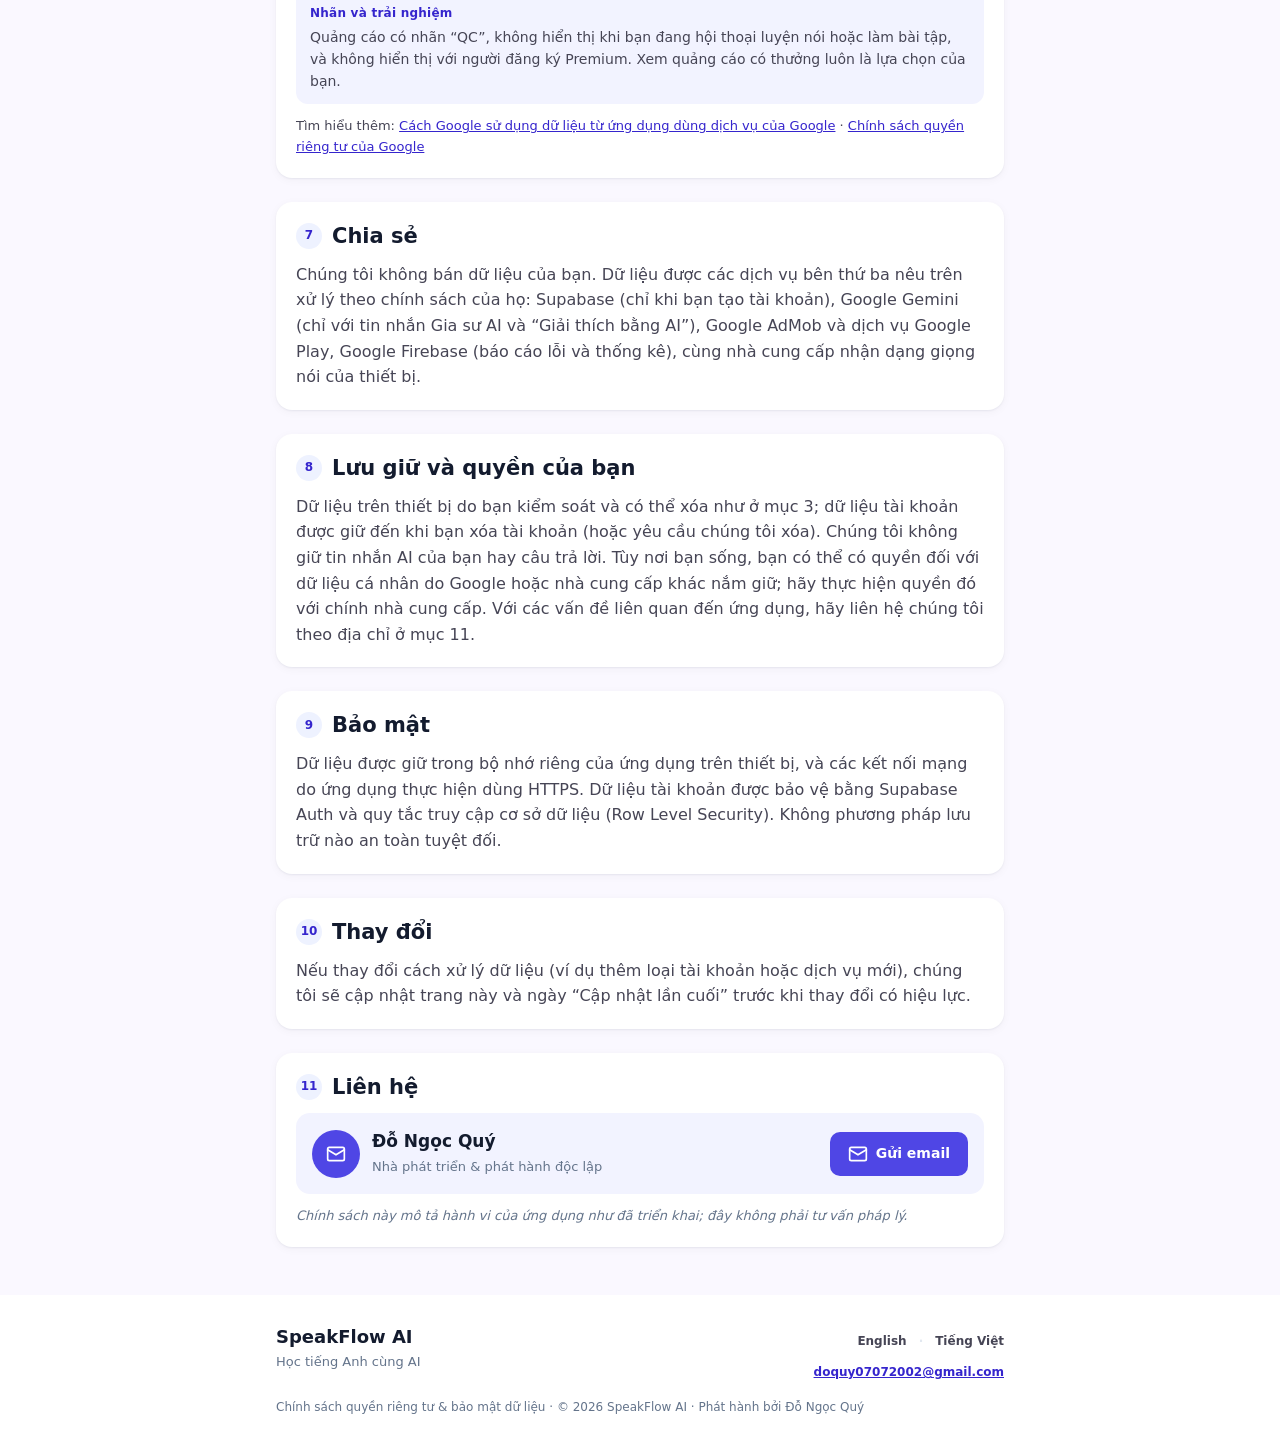
<file: vi.html>
<!doctype html>
<html lang="vi">
<head>
<meta charset="utf-8">
<meta name="viewport" content="width=device-width, initial-scale=1, viewport-fit=cover">
<title>SpeakFlow AI – Chính sách quyền riêng tư</title>
<meta name="description" content="Chính sách quyền riêng tư của ứng dụng học tiếng Anh SpeakFlow AI.">
<meta name="theme-color" content="#faf8ff">
<link rel="stylesheet" href="site.css">
</head>
<body>
<header class="top"><div class="bar">
  <a class="brand" href="vi.html"><span class="logo"><svg class="ic" viewBox="0 0 24 24" aria-hidden="true"><path d="M20 13c0 5-3.5 7.5-7.66 8.95a1 1 0 0 1-.67-.01C7.5 20.5 4 18 4 13V6a1 1 0 0 1 1-1c2 0 4.5-1.2 6.24-2.72a1.17 1.17 0 0 1 1.52 0C14.51 3.81 17 5 19 5a1 1 0 0 1 1 1z"/><path d="m9 12 2 2 4-4"/></svg></span><b>SpeakFlow AI</b><span class="pill">Chính sách</span></a>
  <nav class="seg" aria-label="Language"><a href="index.html" hreflang="en">English</a><a href="#" aria-current="page">Tiếng Việt</a></nav>
</div></header>
<main>
<section class="hero">
  <div class="tags"><span class="tag t1"><svg class="ic" viewBox="0 0 24 24" aria-hidden="true"><path d="M20 13c0 5-3.5 7.5-7.66 8.95a1 1 0 0 1-.67-.01C7.5 20.5 4 18 4 13V6a1 1 0 0 1 1-1c2 0 4.5-1.2 6.24-2.72a1.17 1.17 0 0 1 1.52 0C14.51 3.81 17 5 19 5a1 1 0 0 1 1 1z"/><path d="m9 12 2 2 4-4"/></svg>QUYỀN RIÊNG TƯ &amp; MINH BẠCH</span><span class="tag t2"><i></i>Cập nhật lần cuối: 17/10/2026</span></div>
  <h1>Quyền riêng tư của bạn rất quan trọng.</h1>
  <p class="lead">Học tiếng Anh tự tin hơn. Hiểu rõ dữ liệu nào ở lại trên thiết bị, dữ liệu nào được gửi tới dịch vụ của chúng tôi và các bên thứ ba tham gia ra sao.</p>
  <div class="note cyan"><svg class="ic" viewBox="0 0 24 24" aria-hidden="true"><path d="M15 14c.2-1 .7-1.7 1.5-2.5 1-.9 1.5-2.2 1.5-3.5A6 6 0 0 0 6 8c0 1 .2 2.2 1.5 3.5.7.7 1.3 1.5 1.5 2.5M9 18h6M10 22h4"/></svg><div><b>Tóm tắt</b><p>SpeakFlow AI lưu dữ liệu học tập ngay trên điện thoại của bạn. Tài khoản là tùy chọn: nếu bạn tạo, địa chỉ email và tiến độ học sẽ được lưu tại Supabase, nhà cung cấp hệ thống của chúng tôi. Gia sư AI và nút “Giải thích bằng AI” gửi nội dung câu hỏi của bạn tới máy chủ của chúng tôi rồi tới dịch vụ Gemini của Google để viết câu trả lời. Chúng tôi không thu thập danh bạ. Ứng dụng dùng Google Firebase để nhận báo cáo lỗi và thống kê quảng cáo cơ bản. Ứng dụng hiển thị quảng cáo qua Google AdMob và Google thu thập một số dữ liệu thiết bị để làm việc đó. Nhập giọng nói dùng dịch vụ nhận dạng giọng nói của thiết bị.</p></div></div>
</section>
<section>
  <div class="row"><h2 class="st">Tóm tắt nhanh</h2><span class="muted">4 ý chính</span></div>
  <div class="grid"><div class="card"><span class="chip c0"><svg class="ic" viewBox="0 0 24 24" aria-hidden="true"><rect x="7" y="2" width="10" height="20" rx="2"/><path d="M12 18h.01"/></svg></span><h3>Dữ liệu học tập trên máy</h3><p>Trình độ, mục tiêu, thời gian học, chuỗi ngày, từ đã lưu và thẻ ghi nhớ nằm trên điện thoại. Ở chế độ khách, không có gì được gửi cho chúng tôi.</p></div><div class="card"><span class="chip c1"><svg class="ic" viewBox="0 0 24 24" aria-hidden="true"><path d="M20 21v-2a4 4 0 0 0-4-4H8a4 4 0 0 0-4 4v2"/><circle cx="12" cy="7" r="4"/></svg></span><h3>Tài khoản tùy chọn</h3><p>Đăng nhập bằng email hoặc Google để sao lưu tiến độ. Không có tài khoản vẫn học đầy đủ.</p></div><div class="card"><span class="chip c2"><svg class="ic" viewBox="0 0 24 24" aria-hidden="true"><rect x="3" y="4" width="18" height="14" rx="2"/><path d="M3 9h18M8 21h8"/></svg></span><h3>Quảng cáo minh bạch</h3><p>Quảng cáo biểu ngữ, gốc, toàn màn hình và có thưởng do Google AdMob cung cấp. Thành viên Premium không thấy quảng cáo.</p></div><div class="card"><span class="chip c3"><svg class="ic" viewBox="0 0 24 24" aria-hidden="true"><path d="M12 2a3 3 0 0 0-3 3v7a3 3 0 0 0 6 0V5a3 3 0 0 0-3-3Z"/><path d="M19 10v2a7 7 0 0 1-14 0v-2M12 19v3"/></svg></span><h3>Giọng nói và AI</h3><p>Thiết bị của bạn đổi giọng nói thành văn bản. Văn bản gửi cho Gia sư AI đi qua máy chủ của chúng tôi và Google Gemini, chúng tôi không lưu lại.</p></div></div>
</section>
<nav class="toc" aria-label="Mục lục"><span>Mục lục:</span><a href="#s1">1. Chúng tôi là ai</a><a href="#s2">2. Dành cho ai</a><a href="#s3">3. Trên thiết bị</a><a href="#s4">4. Micro &amp; Gia sư AI</a><a href="#s5">5. Tài khoản &amp; mua hàng</a><a href="#s6">6. Quảng cáo</a><a href="#s7">7. Chia sẻ</a><a href="#s8">8. Lưu giữ &amp; quyền</a><a href="#s9">9. Bảo mật</a><a href="#s10">10. Thay đổi</a><a href="#s11">11. Liên hệ</a></nav>
<article class="sec" id="s1"><div class="sh"><span class="num">1</span><h2>Chúng tôi là ai</h2></div><p>SpeakFlow AI (“ứng dụng”, “chúng tôi”) là ứng dụng học tiếng Anh do <strong>Đỗ Ngọc Quý</strong>, một nhà phát triển cá nhân, phát hành. Liên hệ: <a href="mailto:doquy07072002@gmail.com">doquy07072002@gmail.com</a>.</p></article><article class="sec" id="s2"><div class="sh"><span class="num">2</span><h2>Ứng dụng dành cho ai</h2></div><p>SpeakFlow AI dành cho người từ <strong>13 tuổi trở lên</strong>. Ứng dụng không hướng đến trẻ em dưới 13 tuổi và chúng tôi không cố ý thu thập thông tin của các em. Nếu bạn cho rằng có trẻ dưới 13 tuổi đang dùng ứng dụng, vui lòng liên hệ chúng tôi hoặc gỡ ứng dụng (việc này xóa dữ liệu lưu trên thiết bị).</p><div class="note soft"><svg class="ic" viewBox="0 0 24 24" aria-hidden="true"><circle cx="12" cy="12" r="10"/><path d="M12 16v-4M12 8h.01"/></svg><div>Nếu bạn dưới 18 tuổi, hãy dùng ứng dụng với sự biết của cha mẹ hoặc người giám hộ khi pháp luật địa phương yêu cầu (một số nước quy định độ tuổi đồng ý kỹ thuật số cao hơn 13, tối đa 16). Google cho biết họ hạn chế cá nhân hóa quảng cáo đối với người dùng mà họ biết dưới 18 tuổi; xem mục 6.</div></div></article><article class="sec" id="s3"><div class="sh"><span class="num">3</span><h2>Thông tin lưu trên thiết bị của bạn</h2></div><p>Các dữ liệu sau chỉ nằm trên thiết bị và <strong>không được gửi cho chúng tôi</strong>:</p><ul class="tick"><li><svg class="tk" viewBox="0 0 24 24" aria-hidden="true"><path d="M20 6 9 17l-5-5"/></svg><span>Lựa chọn của bạn: ngôn ngữ giao diện, trình độ tiếng Anh, mục tiêu học, mục tiêu mỗi ngày.</span></li><li><svg class="tk" viewBox="0 0 24 24" aria-hidden="true"><path d="M20 6 9 17l-5-5"/></svg><span>Tiến độ học: bài đã hoàn thành và đang học, câu trả lời, thời gian học, chuỗi ngày học, từ đã lưu, trạng thái ôn tập thẻ ghi nhớ và các từ trong từ điển bạn đã mở.</span></li><li><svg class="tk" viewBox="0 0 24 24" aria-hidden="true"><path d="M20 6 9 17l-5-5"/></svg><span>Quyền mở khóa bài tạm thời khi xem quảng cáo có thưởng, bộ đếm để giới hạn tần suất quảng cáo toàn màn hình và lời nhắc của chúng tôi, cùng trạng thái đã lưu của gói đăng ký.</span></li></ul><div class="note tint"><svg class="ic" viewBox="0 0 24 24" aria-hidden="true"><circle cx="12" cy="12" r="10"/><path d="M12 16v-4M12 8h.01"/></svg><div>Bạn có thể xóa toàn bộ bằng cách xóa dữ liệu ứng dụng trong Cài đặt Android hoặc gỡ ứng dụng. Nếu dùng ở chế độ khách (không có tài khoản), đây là bản sao duy nhất và không có gì được gửi cho chúng tôi.</div></div></article><article class="sec" id="s4"><div class="sh"><span class="num">4</span><h2>Micro, nhận dạng giọng nói và Gia sư AI</h2></div><div class="stack"><div class="note soft"><svg class="ic" viewBox="0 0 24 24" aria-hidden="true"><path d="M12 2a3 3 0 0 0-3 3v7a3 3 0 0 0 6 0V5a3 3 0 0 0-3-3Z"/><path d="M19 10v2a7 7 0 0 1-14 0v-2M12 19v3"/></svg><div>Ứng dụng chỉ xin quyền <strong>micro</strong> để bạn luyện nói với Gia sư AI và chỉ nghe sau khi bạn bấm nút micro. Bạn có thể từ chối quyền này và nhập văn bản thay thế.</div></div><div class="note soft"><svg class="ic" viewBox="0 0 24 24" aria-hidden="true"><path d="M12 2a3 3 0 0 0-3 3v7a3 3 0 0 0 6 0V5a3 3 0 0 0-3-3Z"/><path d="M19 10v2a7 7 0 0 1-14 0v-2M12 19v3"/></svg><div>Giọng nói được chuyển thành văn bản bởi <strong>dịch vụ nhận dạng giọng nói của thiết bị</strong> (thường do Google cung cấp). Dịch vụ đó có thể gửi âm thanh cho nhà cung cấp theo chính sách riêng của họ. Ứng dụng không ghi âm, không lưu và không nhận âm thanh của bạn.</div></div><div class="note soft"><svg class="ic" viewBox="0 0 24 24" aria-hidden="true"><path d="M12 2a3 3 0 0 0-3 3v7a3 3 0 0 0 6 0V5a3 3 0 0 0-3-3Z"/><path d="M19 10v2a7 7 0 0 1-14 0v-2M12 19v3"/></svg><div>Phần đọc mẫu tiếng Anh và câu trả lời của gia sư do bộ <strong>chuyển văn bản thành giọng nói</strong> của thiết bị đọc.</div></div><div class="note tint"><svg class="ic" viewBox="0 0 24 24" aria-hidden="true"><path d="M15 14c.2-1 .7-1.7 1.5-2.5 1-.9 1.5-2.2 1.5-3.5A6 6 0 0 0 6 8c0 1 .2 2.2 1.5 3.5.7.7 1.3 1.5 1.5 2.5M9 18h6M10 22h4"/></svg><div><strong>Gia sư AI và “Giải thích bằng AI”.</strong> Bạn cần đăng nhập. Khi bạn gửi tin nhắn (gõ, hoặc nói rồi được chuyển thành văn bản trên thiết bị) hoặc nhờ giải thích một từ trong từ điển, ứng dụng gửi qua HTTPS tới máy chủ của chúng tôi (một Supabase Edge Function): nội dung đó, các tin nhắn gần đây của cuộc trò chuyện, chế độ luyện tập và trình độ, ngôn ngữ của ứng dụng và, với câu hỏi từ điển, từ đó cùng mục từ điển của nó. Máy chủ của chúng tôi chuyển tiếp tới <strong>Gemini API của Google</strong> để viết câu trả lời. <strong>Chúng tôi không lưu tin nhắn của bạn và câu trả lời.</strong> Cơ sở dữ liệu chỉ giữ dữ liệu kỹ thuật cần để áp dụng giới hạn thời gian mỗi ngày: thời điểm phiên bắt đầu, kết thúc và số giây đã tính.</div></div><div class="note warn"><svg class="ic" viewBox="0 0 24 24" aria-hidden="true"><circle cx="12" cy="12" r="10"/><path d="M12 16v-4M12 8h.01"/></svg><div><strong>Vui lòng không nhập thông tin cá nhân hoặc nhạy cảm vào Gia sư AI.</strong> Chúng tôi dùng gói miễn phí của Gemini API. Theo điều khoản của Google cho loại dịch vụ này, Google có thể dùng nội dung được gửi để cung cấp và cải thiện sản phẩm của họ, và có thể có người xem xét. Xem <a href="https://ai.google.dev/gemini-api/terms" rel="noopener noreferrer" target="_blank">điều khoản Gemini API</a>.</div></div></div></article><article class="sec" id="s5"><div class="sh"><span class="num">5</span><h2>Tài khoản, mua hàng và phân tích</h2></div><p><strong>Tài khoản tùy chọn.</strong> Bạn có thể học mà không cần tài khoản. Nếu bạn tạo tài khoản, bạn có thể đăng ký bằng email và mật khẩu hoặc tiếp tục với Google. Ứng dụng gửi các thông tin sau tới <strong>Supabase</strong> (nhà cung cấp cơ sở dữ liệu và xác thực của chúng tôi) qua HTTPS:</p><ul class="tick"><li><svg class="tk" viewBox="0 0 24 24" aria-hidden="true"><path d="M20 6 9 17l-5-5"/></svg><span><strong>địa chỉ email</strong> và mật khẩu (Supabase Auth chỉ lưu dạng băm có muối; chúng tôi không thấy hay lưu mật khẩu của bạn). Nếu bạn tiếp tục với Google, Google cung cấp cho Supabase email và tên của bạn; chúng tôi không nhận mật khẩu Google của bạn;</span></li><li><svg class="tk" viewBox="0 0 24 24" aria-hidden="true"><path d="M20 6 9 17l-5-5"/></svg><span><strong>mã người dùng</strong> ngẫu nhiên;</span></li><li><svg class="tk" viewBox="0 0 24 24" aria-hidden="true"><path d="M20 6 9 17l-5-5"/></svg><span><strong>tiến độ học</strong>: bài đã bắt đầu hoặc hoàn thành, số lần hoàn thành, điểm cao nhất, kết quả lần đầu của từng bài tập và số giây học mỗi ngày;</span></li><li><svg class="tk" viewBox="0 0 24 24" aria-hidden="true"><path d="M20 6 9 17l-5-5"/></svg><span>tùy chọn: tên hiển thị và ngôn ngữ ưa thích.</span></li></ul><p>Chúng tôi chỉ dùng dữ liệu này để bạn đăng nhập, khôi phục tiến độ trên điện thoại mới và sao lưu. Quy tắc truy cập của cơ sở dữ liệu chỉ cho phép mỗi người dùng đã đăng nhập đọc và sửa dữ liệu của chính mình. Chúng tôi không lưu bản ghi giọng nói hay các cuộc trò chuyện với AI, và không lưu việc bạn có phải thuê bao Premium hay không trong cơ sở dữ liệu này (do Google Play quản lý). Supabase cũng xử lý dữ liệu kỹ thuật cần để vận hành dịch vụ (ví dụ địa chỉ IP trong nhật ký) theo chính sách của họ. Email xác minh và đặt lại mật khẩu do Supabase gửi thay chúng tôi.</p><p><strong>Xóa tài khoản.</strong> Trong ứng dụng: Hồ sơ, Tài khoản, Xóa tài khoản. Thao tác này xóa vĩnh viễn tài khoản và tiến độ lưu tại Supabase; tiến độ trên điện thoại vẫn còn cho đến khi bạn xóa. Bạn cũng có thể gửi email cho chúng tôi (mục 11). Nếu chỉ đăng xuất, bản sao trên đám mây vẫn được giữ.</p><p><strong>Phản hồi.</strong> Nếu đã đăng nhập, bạn có thể gửi phản hồi trong ứng dụng (Hồ sơ, Gửi phản hồi), mỗi tuần một lần. Chúng tôi nhận nội dung bạn nhập (loại phản hồi, tiêu đề, nội dung và email nhận phản hồi nếu có), mã tài khoản, thời điểm gửi và phiên bản ứng dụng. Bạn không thể đính kèm tệp, ảnh hay ghi âm. Phản hồi được lưu tại Supabase và chuyển tiếp qua email cho nhà phát triển.</p><p><strong>Nhắc học và âm thanh.</strong> Nhắc học là thông báo cục bộ tùy chọn, được đặt lịch ngay trên thiết bị bằng quyền thông báo; không có dữ liệu nhắc học nào được gửi cho chúng tôi. Hiệu ứng âm thanh và rung được phát cục bộ.</p><p><strong>Gói Premium.</strong> Ứng dụng có gói đăng ký theo năm (tùy chọn), thanh toán qua <strong>Google Play</strong>. Việc thanh toán do Google xử lý hoàn toàn: chúng tôi không bao giờ thấy thẻ hay thông tin thanh toán của bạn. Để mở khóa Premium, ứng dụng nhận thông tin giao dịch từ Google Play (như sản phẩm, mã giao dịch và trạng thái) và lưu trên thiết bị một bản ghi nhỏ cho biết Premium đang hoạt động và lần xác nhận gần nhất. Bạn có thể quản lý hoặc hủy đăng ký trong Google Play.</p><p><strong>Đánh giá.</strong> Ứng dụng thỉnh thoảng có thể mời bạn đánh giá bằng tính năng đánh giá trong ứng dụng của Google Play. Google quyết định việc hộp thoại đó có hiện hay không và hiện thế nào; chúng tôi không nhận điểm đánh giá của bạn qua ứng dụng.</p><div class="note tint"><svg class="ic" viewBox="0 0 24 24" aria-hidden="true"><circle cx="12" cy="12" r="10"/><path d="M12 16v-4M12 8h.01"/></svg><div><strong>Báo cáo lỗi và thống kê (Firebase).</strong> Ứng dụng dùng Google Firebase Crashlytics và Analytics. Crashlytics nhận báo cáo sự cố: dấu vết lỗi, kiểu máy, phiên bản Android, phiên bản ứng dụng và một mã cài đặt ngẫu nhiên. Analytics nhận số lượng sự kiện quảng cáo (ví dụ một quảng cáo đã tải hay đã hiển thị) và dữ liệu sử dụng ứng dụng cơ bản như số lần mở app, kèm mã cài đặt ngẫu nhiên. Chúng tôi không gửi tên, email, câu trả lời bài học, tin nhắn AI hay giọng nói của bạn tới Firebase. Firebase do Google vận hành theo chính sách riêng của họ (<a href="https://firebase.google.com/support/privacy" rel="noopener noreferrer" target="_blank">firebase.google.com/support/privacy</a>).</div></div></article><article class="sec" id="s6"><div class="sh"><span class="num">6</span><h2>Quảng cáo (Google AdMob)</h2></div><p>Ứng dụng hiển thị quảng cáo biểu ngữ, gốc (native), toàn màn hình và có thưởng qua <strong>Google AdMob</strong>. Để phân phối và đo lường quảng cáo, chống gian lận và giữ an toàn cho dịch vụ, Google Mobile Ads SDK có thể thu thập và sử dụng dữ liệu từ thiết bị như:</p><ul class="tick"><li><svg class="tk" viewBox="0 0 24 24" aria-hidden="true"><path d="M20 6 9 17l-5-5"/></svg><span>mã định danh quảng cáo, địa chỉ IP và vị trí tương đối (suy ra từ IP);</span></li><li><svg class="tk" viewBox="0 0 24 24" aria-hidden="true"><path d="M20 6 9 17l-5-5"/></svg><span>thông tin thiết bị và ứng dụng (kiểu máy, phiên bản hệ điều hành, ngôn ngữ, phiên bản ứng dụng) và dữ liệu chẩn đoán;</span></li><li><svg class="tk" viewBox="0 0 24 24" aria-hidden="true"><path d="M20 6 9 17l-5-5"/></svg><span>thông tin về quảng cáo bạn xem hoặc tương tác.</span></li></ul><p class="lbl">Các quy tắc áp dụng</p><div class="rules"><div class="rule"><b>Đồng ý</b><p>Khi pháp luật yêu cầu (ví dụ ở EEA, Anh, Thụy Sĩ), ứng dụng hiển thị thông báo đồng ý của Google trước khi yêu cầu quảng cáo. Sau đó bạn có thể xem lại lựa chọn trong <em>Hồ sơ → Cài đặt → Quyền riêng tư → Lựa chọn quyền riêng tư quảng cáo</em> khi mục này khả dụng.</p></div><div class="rule"><b>Thanh thiếu niên</b><p>Google cho biết họ tắt cá nhân hóa quảng cáo và hạn chế một số danh mục quảng cáo đối với tài khoản Google dưới 18 tuổi. Ứng dụng không thu thập tuổi của bạn.</p></div><div class="rule"><b>Kiểm soát</b><p>Bạn có thể đặt lại hoặc xóa mã định danh quảng cáo và tắt cá nhân hóa quảng cáo trong <em>Cài đặt → Google → Quảng cáo</em> của Android.</p></div><div class="rule"><b>Nhãn và trải nghiệm</b><p>Quảng cáo có nhãn “QC”, không hiển thị khi bạn đang hội thoại luyện nói hoặc làm bài tập, và không hiển thị với người đăng ký Premium. Xem quảng cáo có thưởng luôn là lựa chọn của bạn.</p></div></div><p class="links">Tìm hiểu thêm: <a href="https://policies.google.com/technologies/partner-sites" rel="noopener noreferrer" target="_blank">Cách Google sử dụng dữ liệu từ ứng dụng dùng dịch vụ của Google</a> · <a href="https://policies.google.com/privacy" rel="noopener noreferrer" target="_blank">Chính sách quyền riêng tư của Google</a></p></article><article class="sec" id="s7"><div class="sh"><span class="num">7</span><h2>Chia sẻ</h2></div><p>Chúng tôi không bán dữ liệu của bạn. Dữ liệu được các dịch vụ bên thứ ba nêu trên xử lý theo chính sách của họ: Supabase (chỉ khi bạn tạo tài khoản), Google Gemini (chỉ với tin nhắn Gia sư AI và “Giải thích bằng AI”), Google AdMob và dịch vụ Google Play, Google Firebase (báo cáo lỗi và thống kê), cùng nhà cung cấp nhận dạng giọng nói của thiết bị.</p></article><article class="sec" id="s8"><div class="sh"><span class="num">8</span><h2>Lưu giữ và quyền của bạn</h2></div><p>Dữ liệu trên thiết bị do bạn kiểm soát và có thể xóa như ở mục 3; dữ liệu tài khoản được giữ đến khi bạn xóa tài khoản (hoặc yêu cầu chúng tôi xóa). Chúng tôi không giữ tin nhắn AI của bạn hay câu trả lời. Tùy nơi bạn sống, bạn có thể có quyền đối với dữ liệu cá nhân do Google hoặc nhà cung cấp khác nắm giữ; hãy thực hiện quyền đó với chính nhà cung cấp. Với các vấn đề liên quan đến ứng dụng, hãy liên hệ chúng tôi theo địa chỉ ở mục 11.</p></article><article class="sec" id="s9"><div class="sh"><span class="num">9</span><h2>Bảo mật</h2></div><p>Dữ liệu được giữ trong bộ nhớ riêng của ứng dụng trên thiết bị, và các kết nối mạng do ứng dụng thực hiện dùng HTTPS. Dữ liệu tài khoản được bảo vệ bằng Supabase Auth và quy tắc truy cập cơ sở dữ liệu (Row Level Security). Không phương pháp lưu trữ nào an toàn tuyệt đối.</p></article><article class="sec" id="s10"><div class="sh"><span class="num">10</span><h2>Thay đổi</h2></div><p>Nếu thay đổi cách xử lý dữ liệu (ví dụ thêm loại tài khoản hoặc dịch vụ mới), chúng tôi sẽ cập nhật trang này và ngày “Cập nhật lần cuối” trước khi thay đổi có hiệu lực.</p></article><article class="sec" id="s11"><div class="sh"><span class="num">11</span><h2>Liên hệ</h2></div><div class="contact"><div class="who"><span class="av"><svg class="ic" viewBox="0 0 24 24" aria-hidden="true"><rect x="2" y="4" width="20" height="16" rx="2"/><path d="m22 7-10 6L2 7"/></svg></span><div><b>Đỗ Ngọc Quý</b><span>Nhà phát triển &amp; phát hành độc lập</span></div></div><a class="btn" href="mailto:doquy07072002@gmail.com"><svg class="ic" viewBox="0 0 24 24" aria-hidden="true"><rect x="2" y="4" width="20" height="16" rx="2"/><path d="m22 7-10 6L2 7"/></svg><span>Gửi email</span></a></div><p class="legal">Chính sách này mô tả hành vi của ứng dụng như đã triển khai; đây không phải tư vấn pháp lý.</p></article>
</main>
<footer><div class="fw">
  <div><b>SpeakFlow AI</b><p class="muted">Học tiếng Anh cùng AI</p></div>
  <div class="fr"><nav class="fl"><a href="index.html">English</a><span>·</span><a href="vi.html">Tiếng Việt</a></nav><a class="em" href="mailto:doquy07072002@gmail.com">doquy07072002@gmail.com</a></div>
</div>
<p class="muted fine">Chính sách quyền riêng tư &amp; bảo mật dữ liệu · © 2026 SpeakFlow AI · Phát hành bởi Đỗ Ngọc Quý</p></footer>
</body>
</html>
</file>
<file: site.css>
/* SpeakFlow AI privacy pages. Plain CSS, no external fonts or scripts, so visiting the page contacts no third party. */
:root {
  --bg: #faf8ff; --card: #ffffff; --card2: #f2f3ff; --ink: #131b2e; --ink2: #464555; --muted: #64748b; --line: #e2e8f0;
  --primary: #3525cd; --primary2: #4f46e5; --on-primary: #ffffff; --indigo-soft: #eef2ff; --cyan-soft: #e0f2fe; --green-soft: #ecfdf5;
  --green: #005338; --cyan: #00687a; --warn-soft: #fff7ed; --warn: #9a3412; --shadow: 0 1px 2px rgba(19, 27, 46, .06), 0 2px 10px rgba(19, 27, 46, .04);
}
@media (prefers-color-scheme: dark) {
  :root {
    --bg: #0f1424; --card: #1a2036; --card2: #222a45; --ink: #eef0ff; --ink2: #c7c9e0; --muted: #94a3b8; --line: #2c3556;
    --primary: #a5b4fc; --primary2: #818cf8; --on-primary: #0f1424; --indigo-soft: #252d57; --cyan-soft: #14323d; --green-soft: #12332a;
    --green: #6ee7b7; --cyan: #67e8f9; --warn-soft: #3a2616; --warn: #fdba74; --shadow: none;
  }
}
* { box-sizing: border-box; }
html { scroll-behavior: smooth; scroll-padding-top: 128px; }
body { margin: 0; background: var(--bg); color: var(--ink); font: 16px/1.6 "Plus Jakarta Sans", system-ui, -apple-system, "Segoe UI", Roboto, "Noto Sans", sans-serif; -webkit-text-size-adjust: 100%; }
a { color: var(--primary); }
em { font-style: italic; }
.muted { color: var(--muted); }
.ic { width: 20px; height: 20px; flex: none; fill: none; stroke: currentColor; stroke-width: 2; stroke-linecap: round; stroke-linejoin: round; }
.tk { width: 16px; height: 16px; flex: none; fill: none; stroke: var(--cyan); stroke-width: 2.5; stroke-linecap: round; stroke-linejoin: round; margin-top: 5px; }

.top { position: sticky; top: 0; z-index: 50; background: color-mix(in srgb, var(--bg) 85%, transparent); backdrop-filter: blur(14px); -webkit-backdrop-filter: blur(14px); box-shadow: 0 1px 8px rgba(0, 0, 0, .05); }
.bar { max-width: 760px; margin: 0 auto; height: 64px; padding: 0 16px; display: flex; align-items: center; justify-content: space-between; gap: 8px; }
.brand { display: flex; align-items: center; gap: 8px; text-decoration: none; color: var(--ink); min-width: 0; }
.brand b { font-size: 18px; letter-spacing: -.01em; white-space: nowrap; }
.logo { width: 34px; height: 34px; border-radius: 11px; background: linear-gradient(135deg, #4f46e5, #8b5cf6); display: grid; place-items: center; color: #fff; flex: none; }
.logo .ic { width: 19px; height: 19px; }
.pill { display: none; padding: 2px 10px; border-radius: 999px; background: var(--indigo-soft); color: var(--primary); font-size: 11px; font-weight: 600; white-space: nowrap; }
@media (min-width: 420px) { .pill { display: inline-block; } }
.seg { display: flex; background: var(--card2); border-radius: 999px; padding: 2px; flex: none; }
.seg a { min-height: 40px; padding: 0 14px; display: flex; align-items: center; border-radius: 999px; font-size: 12px; font-weight: 600; color: var(--ink2); text-decoration: none; }
.seg a[aria-current="page"] { background: var(--primary2); color: #fff; box-shadow: 0 1px 4px rgba(0, 0, 0, .15); }

main { max-width: 760px; margin: 0 auto; padding: 16px 16px 40px; display: flex; flex-direction: column; gap: 24px; }
.hero { position: relative; overflow: hidden; background: var(--card); border-radius: 16px; padding: 20px; box-shadow: var(--shadow); display: flex; flex-direction: column; gap: 10px; }
.hero::before { content: ""; position: absolute; top: -50px; right: -50px; width: 190px; height: 190px; border-radius: 50%; background: radial-gradient(circle, rgba(79, 70, 229, .16), transparent 70%); pointer-events: none; }
.hero::after { content: ""; position: absolute; bottom: -45px; left: -45px; width: 160px; height: 160px; border-radius: 50%; background: radial-gradient(circle, rgba(87, 223, 254, .22), transparent 70%); pointer-events: none; }
.hero > * { position: relative; z-index: 1; }
.tags { display: flex; flex-wrap: wrap; gap: 8px; }
.tag { display: inline-flex; align-items: center; gap: 6px; padding: 4px 12px; border-radius: 999px; font-size: 11px; font-weight: 600; letter-spacing: .03em; }
.tag .ic { width: 14px; height: 14px; }
.t1 { background: var(--indigo-soft); color: var(--primary); }
.t2 { background: var(--green-soft); color: var(--green); }
.t2 i { width: 6px; height: 6px; border-radius: 50%; background: #34d399; }
h1 { margin: 4px 0 0; font-size: 32px; line-height: 40px; letter-spacing: -.015em; font-weight: 700; }
.lead { margin: 0; color: var(--ink2); max-width: 36em; }
.note { display: flex; gap: 10px; align-items: flex-start; border-radius: 12px; padding: 12px 14px; font-size: 14px; line-height: 22px; background: var(--card2); color: var(--ink); }
.note .ic { margin-top: 2px; color: var(--primary); }
.note p { margin: 2px 0 0; }
.note.cyan, .note.tint { background: var(--cyan-soft); }
.note.cyan .ic, .note.tint .ic { color: var(--cyan); }
.note.warn { background: var(--warn-soft); color: var(--ink); }
.note.warn .ic { color: var(--warn); }
.note b { font-size: 12px; letter-spacing: .02em; }
.row { display: flex; align-items: baseline; justify-content: space-between; padding: 0 4px; margin-bottom: 8px; }
.st { margin: 0; font-size: 18px; line-height: 26px; font-weight: 600; }
.row .muted { font-size: 11px; font-weight: 500; }
.grid { display: grid; gap: 8px; grid-template-columns: 1fr; }
@media (min-width: 600px) { .grid { grid-template-columns: 1fr 1fr; } }
.card { background: var(--card); border-radius: 14px; padding: 16px; box-shadow: var(--shadow); }
.card h3 { margin: 10px 0 4px; font-size: 17px; line-height: 24px; font-weight: 600; }
.card p { margin: 0; font-size: 13px; line-height: 20px; color: var(--ink2); }
.chip { width: 40px; height: 40px; border-radius: 10px; display: grid; place-items: center; }
.chip .ic { width: 22px; height: 22px; }
.c0 { background: var(--indigo-soft); color: var(--primary); }
.c1 { background: var(--green-soft); color: var(--green); }
.c2 { background: var(--card2); color: var(--ink); }
.c3 { background: var(--cyan-soft); color: var(--cyan); }

.toc { position: sticky; top: 64px; z-index: 30; margin: 0 -16px; padding: 8px 16px; background: color-mix(in srgb, var(--bg) 92%, transparent); backdrop-filter: blur(10px); -webkit-backdrop-filter: blur(10px); display: flex; align-items: center; gap: 8px; overflow-x: auto; scrollbar-width: none; }
.toc::-webkit-scrollbar { display: none; }
.toc span { flex: none; font-size: 11px; font-weight: 500; color: var(--muted); }
.toc a { flex: none; min-height: 34px; display: flex; align-items: center; padding: 0 12px; border-radius: 999px; background: var(--card); color: var(--ink); font-size: 12px; font-weight: 600; text-decoration: none; box-shadow: var(--shadow); }
.toc a:hover, .toc a:focus-visible { background: var(--primary2); color: #fff; }

.sec { background: var(--card); border-radius: 16px; padding: 20px; box-shadow: var(--shadow); display: flex; flex-direction: column; gap: 12px; }
.sh { display: flex; align-items: center; gap: 10px; }
.num { width: 26px; height: 26px; border-radius: 50%; background: var(--indigo-soft); color: var(--primary); font-size: 12px; font-weight: 700; display: grid; place-items: center; flex: none; }
h2 { margin: 0; font-size: 21px; line-height: 28px; font-weight: 600; }
.sec p { margin: 0; color: var(--ink2); }
.sec strong { color: var(--ink); font-weight: 600; }
.stack { display: flex; flex-direction: column; gap: 8px; }
.tick { list-style: none; margin: 0; padding: 0; display: flex; flex-direction: column; gap: 8px; }
.tick li { display: flex; gap: 10px; color: var(--ink); }
.lbl { font-weight: 600; color: var(--ink) !important; }
.rules { display: grid; gap: 8px; }
.rule { background: var(--card2); border-radius: 12px; padding: 12px 14px; }
.rule b { font-size: 12px; letter-spacing: .02em; color: var(--primary); }
.rule p { margin: 2px 0 0; font-size: 14px; line-height: 22px; }
.links { font-size: 13px; }
.contact { display: flex; flex-direction: column; gap: 14px; background: var(--card2); border-radius: 14px; padding: 16px; }
@media (min-width: 560px) { .contact { flex-direction: row; align-items: center; justify-content: space-between; } }
.who { display: flex; align-items: center; gap: 12px; }
.who b { display: block; font-size: 17px; line-height: 24px; }
.who span:not(.av) { font-size: 13px; color: var(--muted); }
.av { width: 48px; height: 48px; border-radius: 50%; background: var(--primary2); color: #fff; display: grid; place-items: center; flex: none; }
.btn { min-height: 44px; padding: 0 18px; border-radius: 10px; background: var(--primary2); color: #fff; text-decoration: none; font-weight: 600; font-size: 14px; display: inline-flex; align-items: center; justify-content: center; gap: 8px; }
.btn:hover { background: var(--primary); }
.legal { font-size: 13px !important; font-style: italic; color: var(--muted) !important; }

footer { background: var(--card); margin-top: 8px; }
.fw { max-width: 760px; margin: 0 auto; padding: 28px 16px 8px; display: flex; flex-direction: column; gap: 16px; }
@media (min-width: 560px) { .fw { flex-direction: row; justify-content: space-between; } }
.fw b { font-size: 18px; }
.fw p { margin: 0; font-size: 13px; }
.fr { display: flex; flex-direction: column; gap: 4px; }
@media (min-width: 560px) { .fr { align-items: flex-end; } }
.fl { display: flex; gap: 12px; font-size: 12px; font-weight: 600; }
.fl a { color: var(--ink2); text-decoration: none; min-height: 36px; display: flex; align-items: center; }
.fl span { color: var(--line); align-self: center; }
.em { font-size: 12px; font-weight: 600; }
.fine { max-width: 760px; margin: 0 auto !important; padding: 8px 16px 28px; font-size: 12px !important; }
@media (prefers-reduced-motion: reduce) { html { scroll-behavior: auto; } }
</file>
